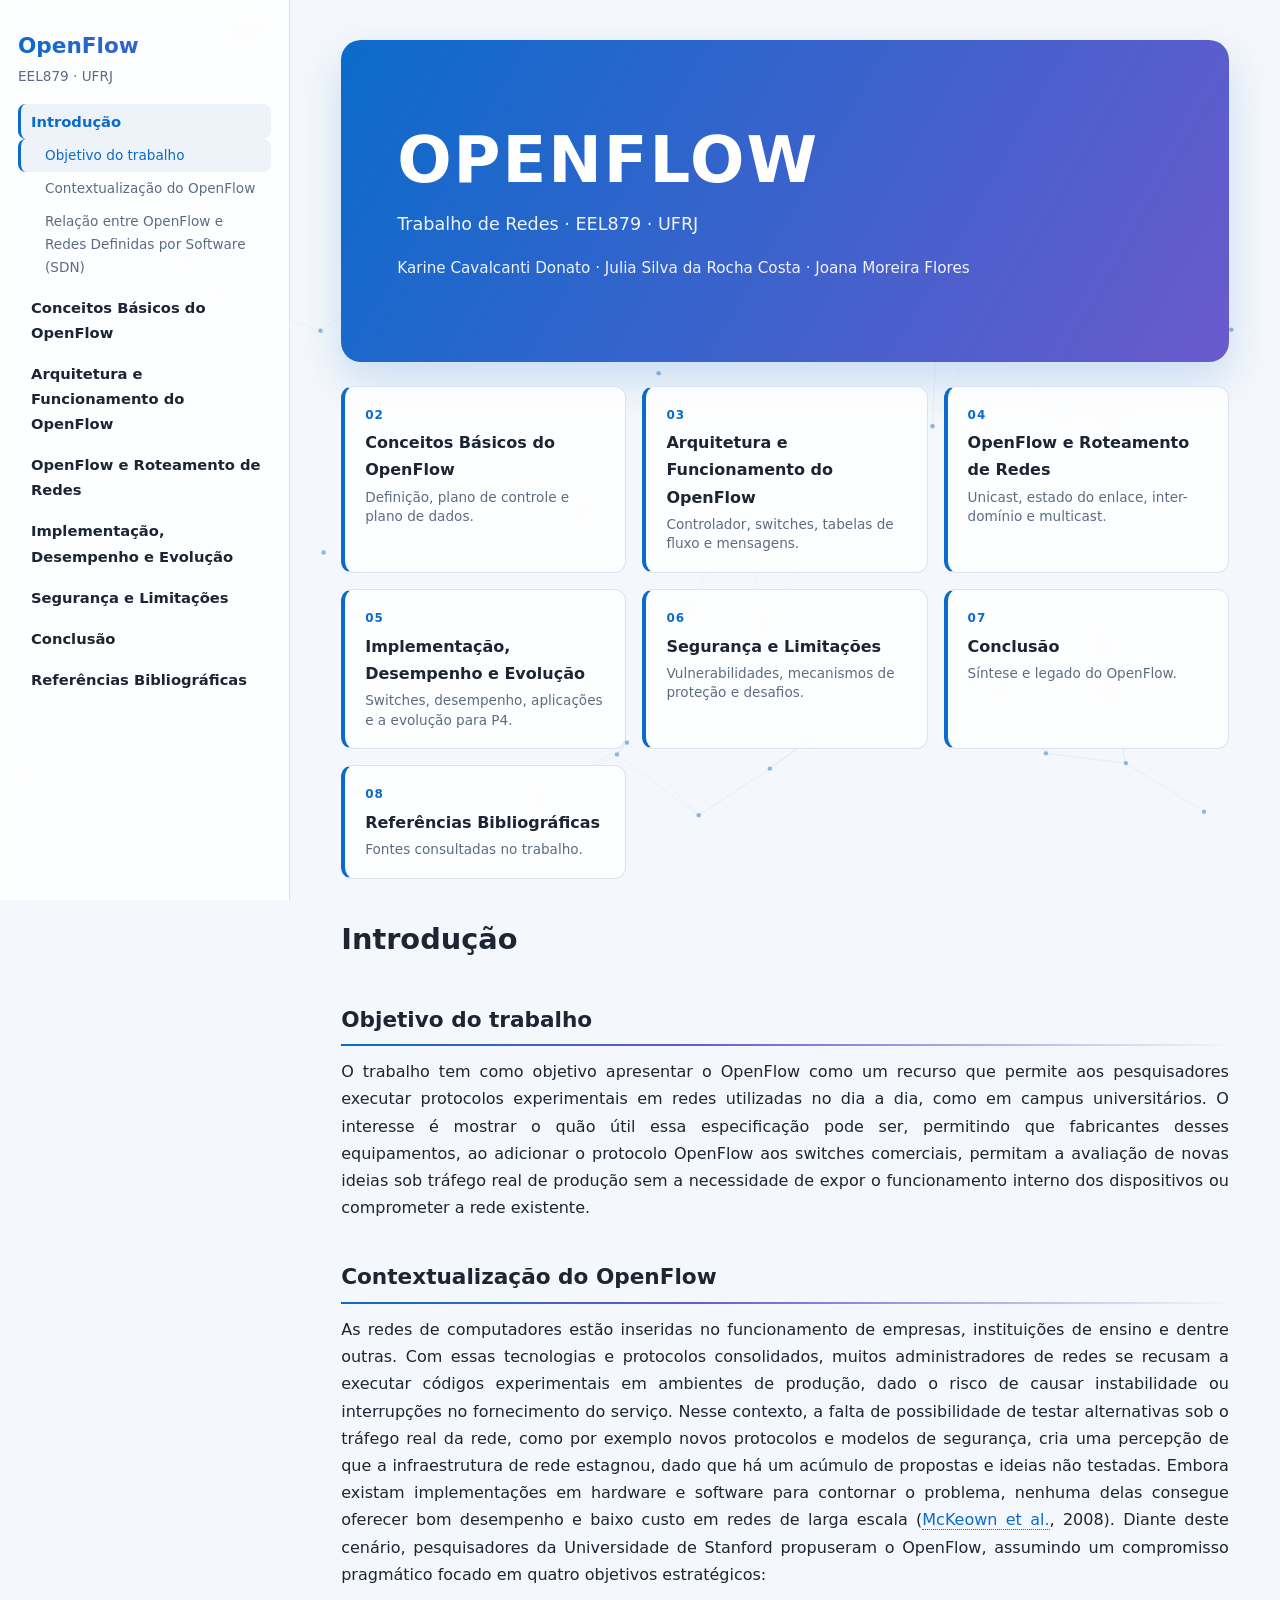
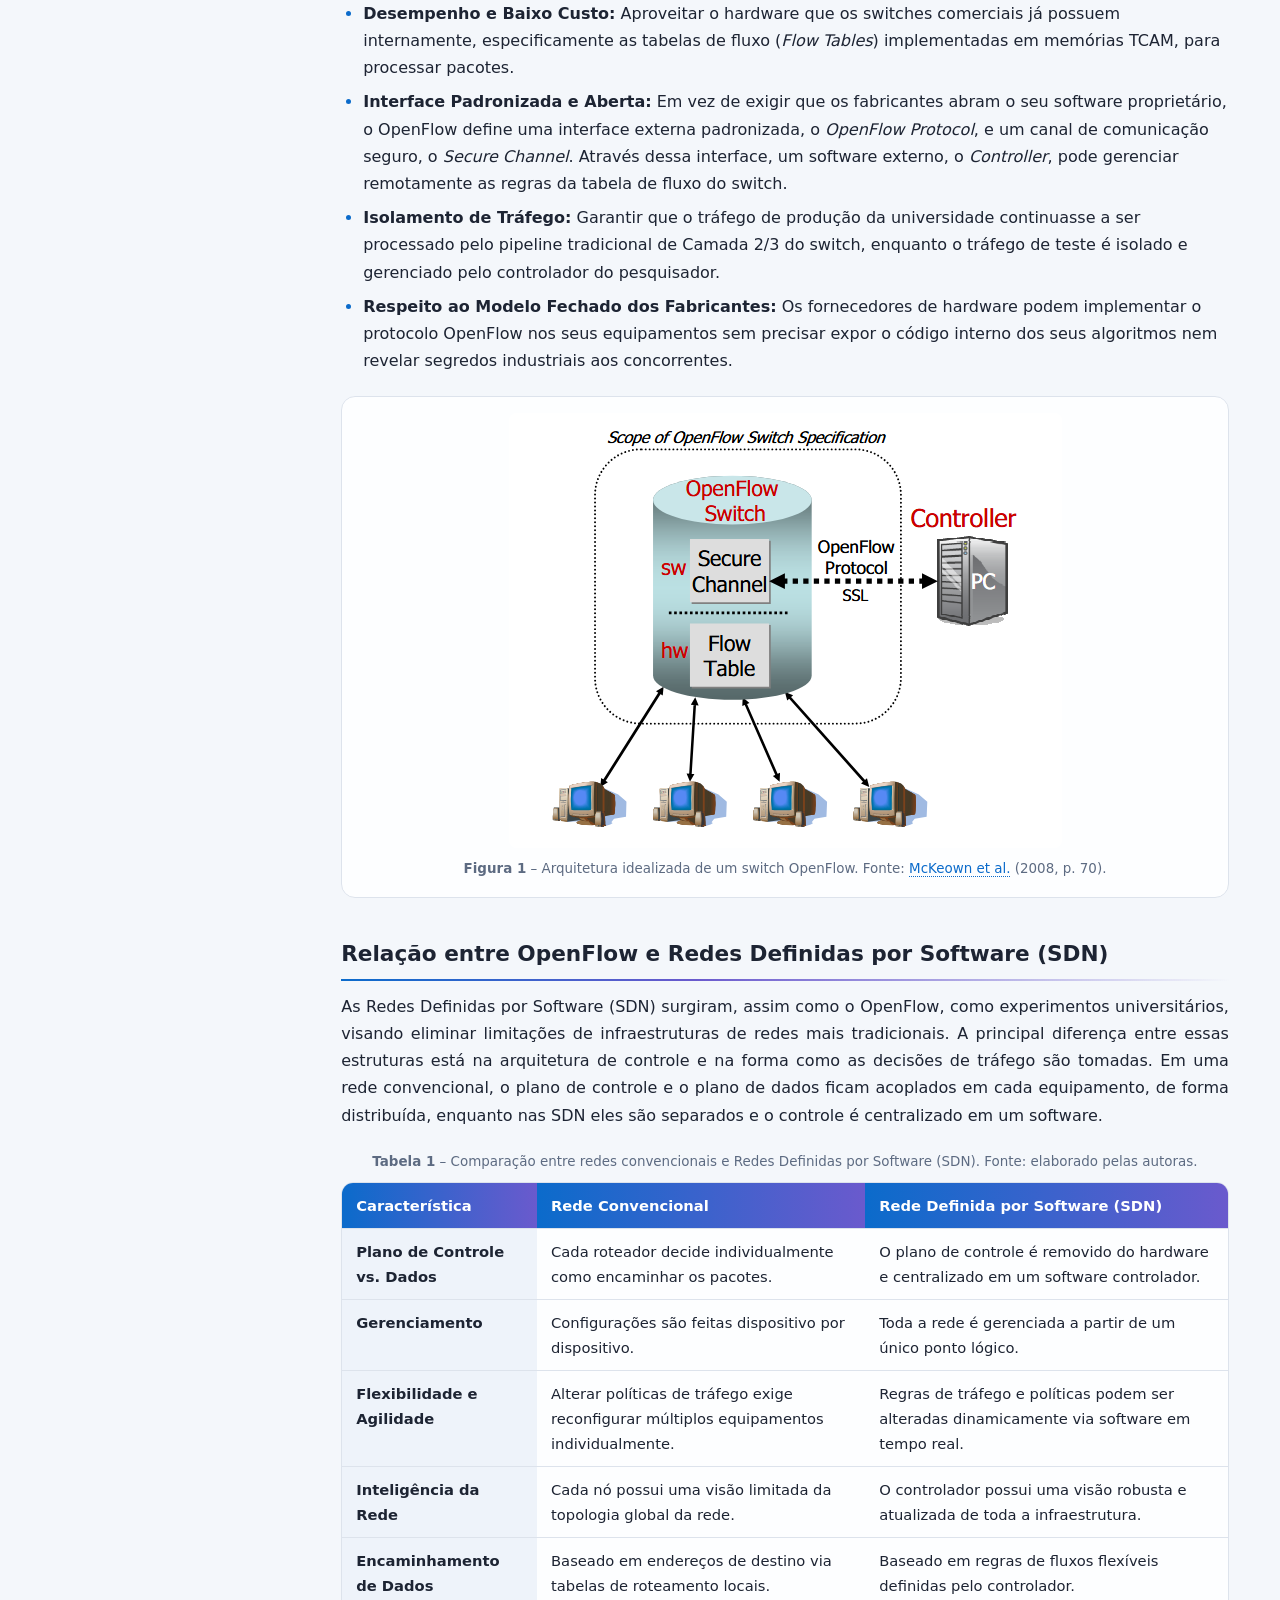
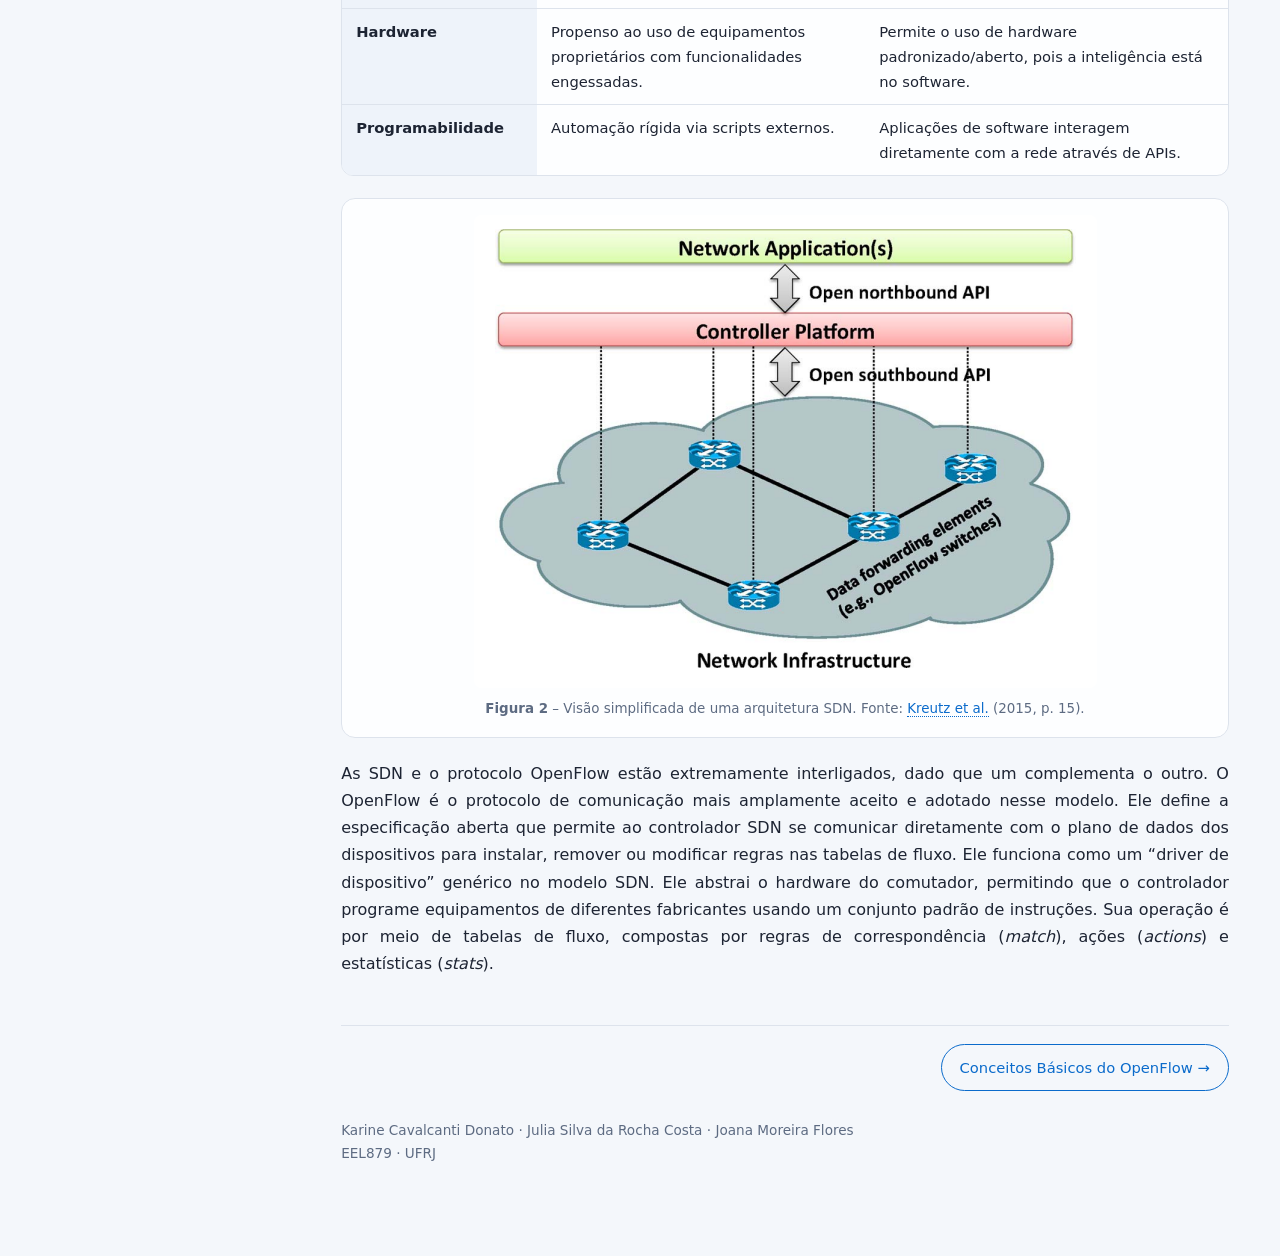
<file: index.html>
<!DOCTYPE html>
<html lang="pt-BR"><head><meta charset="UTF-8">
<meta name="viewport" content="width=device-width, initial-scale=1, viewport-fit=cover">
<title>Introdução — OpenFlow</title><link rel="stylesheet" href="style.css"></head>
<body><div class="layout"><nav aria-label="Menu"><a class="brand" href="index.html">OpenFlow</a><div class="sub">EEL879 · UFRJ</div><a class="top cur" href="index.html">Introdução</a><a class="sec" href="#s1-1">Objetivo do trabalho</a><a class="sec" href="#s1-2">Contextualização do OpenFlow</a><a class="sec" href="#s1-3">Relação entre OpenFlow e Redes Definidas por Software (SDN)</a><a class="top" href="conceitos.html">Conceitos Básicos do OpenFlow</a><a class="top" href="arquitetura.html">Arquitetura e Funcionamento do OpenFlow</a><a class="top" href="roteamento.html">OpenFlow e Roteamento de Redes</a><a class="top" href="implementacao.html">Implementação, Desempenho e Evolução</a><a class="top" href="seguranca.html">Segurança e Limitações</a><a class="top" href="conclusao.html">Conclusão</a><a class="top" href="referencias.html">Referências Bibliográficas</a></nav><main>
<header class="hero big"><h1>OpenFlow</h1><p>Trabalho de Redes · EEL879 · UFRJ</p><p class="team">Karine Cavalcanti Donato · Julia Silva da Rocha Costa · Joana Moreira Flores</p></header><div class="cards"><a class="card" href="conceitos.html"><span class="n">02</span>Conceitos Básicos do OpenFlow<small>Definição, plano de controle e plano de dados.</small></a><a class="card" href="arquitetura.html"><span class="n">03</span>Arquitetura e Funcionamento do OpenFlow<small>Controlador, switches, tabelas de fluxo e mensagens.</small></a><a class="card" href="roteamento.html"><span class="n">04</span>OpenFlow e Roteamento de Redes<small>Unicast, estado do enlace, inter-domínio e multicast.</small></a><a class="card" href="implementacao.html"><span class="n">05</span>Implementação, Desempenho e Evolução<small>Switches, desempenho, aplicações e a evolução para P4.</small></a><a class="card" href="seguranca.html"><span class="n">06</span>Segurança e Limitações<small>Vulnerabilidades, mecanismos de proteção e desafios.</small></a><a class="card" href="conclusao.html"><span class="n">07</span>Conclusão<small>Síntese e legado do OpenFlow.</small></a><a class="card" href="referencias.html"><span class="n">08</span>Referências Bibliográficas<small>Fontes consultadas no trabalho.</small></a></div><h1 class="pt">Introdução</h1>
<!-- FIGURAS: <figure class="fig"><img src="img/arquivo.png" alt="..."><figcaption>Figura – Legenda. Fonte: SOBRENOME (ano).</figcaption></figure> -->
<h2 id="s1-1">Objetivo do trabalho</h2><p>O trabalho tem como objetivo apresentar o OpenFlow como um recurso que permite aos pesquisadores executar protocolos experimentais em redes utilizadas no dia a dia, como em campus universitários. O interesse é mostrar o quão útil essa especificação pode ser, permitindo que fabricantes desses equipamentos, ao adicionar o protocolo OpenFlow aos switches comerciais, permitam a avaliação de novas ideias sob tráfego real de produção sem a necessidade de expor o funcionamento interno dos dispositivos ou comprometer a rede existente.</p><h2 id="s1-2">Contextualização do OpenFlow</h2><p>As redes de computadores estão inseridas no funcionamento de empresas, instituições de ensino e dentre outras. Com essas tecnologias e protocolos consolidados, muitos administradores de redes se recusam a executar códigos experimentais em ambientes de produção, dado o risco de causar instabilidade ou interrupções no fornecimento do serviço. Nesse contexto, a falta de possibilidade de testar alternativas sob o tráfego real da rede, como por exemplo novos protocolos e modelos de segurança, cria uma percepção de que a infraestrutura de rede estagnou, dado que há um acúmulo de propostas e ideias não testadas. Embora existam implementações em hardware e software para contornar o problema, nenhuma delas consegue oferecer bom desempenho e baixo custo em redes de larga escala (<a class="cite" href="referencias.html#ref-mckeown">McKeown et al.</a>, 2008). Diante deste cenário, pesquisadores da Universidade de Stanford propuseram o OpenFlow, assumindo um compromisso pragmático focado em quatro objetivos estratégicos:</p><ul><li><strong>Desempenho e Baixo Custo:</strong> Aproveitar o hardware que os switches comerciais já possuem internamente, especificamente as tabelas de fluxo (<em>Flow Tables</em>) implementadas em memórias TCAM, para processar pacotes.</li><li><strong>Interface Padronizada e Aberta:</strong> Em vez de exigir que os fabricantes abram o seu software proprietário, o OpenFlow define uma interface externa padronizada, o <em>OpenFlow Protocol</em>, e um canal de comunicação seguro, o <em>Secure Channel</em>. Através dessa interface, um software externo, o <em>Controller</em>, pode gerenciar remotamente as regras da tabela de fluxo do switch.</li><li><strong>Isolamento de Tráfego:</strong> Garantir que o tráfego de produção da universidade continuasse a ser processado pelo pipeline tradicional de Camada 2/3 do switch, enquanto o tráfego de teste é isolado e gerenciado pelo controlador do pesquisador.</li><li><strong>Respeito ao Modelo Fechado dos Fabricantes:</strong> Os fornecedores de hardware podem implementar o protocolo OpenFlow nos seus equipamentos sem precisar expor o código interno dos seus algoritmos nem revelar segredos industriais aos concorrentes.</li></ul><figure class="fig"><a href="img/fig1-switch-openflow.png" target="_blank"><img src="img/fig1-switch-openflow.png" alt="Diagrama de um switch OpenFlow conectado a um controlador por um canal seguro" loading="lazy"></a><figcaption><strong>Figura 1</strong> – Arquitetura idealizada de um switch OpenFlow. Fonte: <a class="cite" href="referencias.html#ref-mckeown">McKeown et al.</a> (2008, p. 70).</figcaption></figure><h2 id="s1-3">Relação entre OpenFlow e Redes Definidas por Software (SDN)</h2><p>As Redes Definidas por Software (SDN) surgiram, assim como o OpenFlow, como experimentos universitários, visando eliminar limitações de infraestruturas de redes mais tradicionais. A principal diferença entre essas estruturas está na arquitetura de controle e na forma como as decisões de tráfego são tomadas. Em uma rede convencional, o plano de controle e o plano de dados ficam acoplados em cada equipamento, de forma distribuída, enquanto nas SDN eles são separados e o controle é centralizado em um software.</p><figure class="tbl"><figcaption><strong>Tabela 1</strong> – Comparação entre redes convencionais e Redes Definidas por Software (SDN). Fonte: elaborado pelas autoras.</figcaption><div class="tscroll"><table><thead><tr><th>Característica</th><th>Rede Convencional</th><th>Rede Definida por Software (SDN)</th></tr></thead><tbody><tr><th scope="row">Plano de Controle vs. Dados</th><td>Cada roteador decide individualmente como encaminhar os pacotes.</td><td>O plano de controle é removido do hardware e centralizado em um software controlador.</td></tr><tr><th scope="row">Gerenciamento</th><td>Configurações são feitas dispositivo por dispositivo.</td><td>Toda a rede é gerenciada a partir de um único ponto lógico.</td></tr><tr><th scope="row">Flexibilidade e Agilidade</th><td>Alterar políticas de tráfego exige reconfigurar múltiplos equipamentos individualmente.</td><td>Regras de tráfego e políticas podem ser alteradas dinamicamente via software em tempo real.</td></tr><tr><th scope="row">Inteligência da Rede</th><td>Cada nó possui uma visão limitada da topologia global da rede.</td><td>O controlador possui uma visão robusta e atualizada de toda a infraestrutura.</td></tr><tr><th scope="row">Encaminhamento de Dados</th><td>Baseado em endereços de destino via tabelas de roteamento locais.</td><td>Baseado em regras de fluxos flexíveis definidas pelo controlador.</td></tr><tr><th scope="row">Hardware</th><td>Propenso ao uso de equipamentos proprietários com funcionalidades engessadas.</td><td>Permite o uso de hardware padronizado/aberto, pois a inteligência está no software.</td></tr><tr><th scope="row">Programabilidade</th><td>Automação rígida via scripts externos.</td><td>Aplicações de software interagem diretamente com a rede através de APIs.</td></tr></tbody></table></div></figure><figure class="fig"><a href="img/fig2-arquitetura-sdn.png" target="_blank"><img src="img/fig2-arquitetura-sdn.png" alt="Visão simplificada de uma arquitetura SDN, com aplicações, controlador e dispositivos de encaminhamento" loading="lazy"></a><figcaption><strong>Figura 2</strong> – Visão simplificada de uma arquitetura SDN. Fonte: <a class="cite" href="referencias.html#ref-kreutz">Kreutz et al.</a> (2015, p. 15).</figcaption></figure><p>As SDN e o protocolo OpenFlow estão extremamente interligados, dado que um complementa o outro. O OpenFlow é o protocolo de comunicação mais amplamente aceito e adotado nesse modelo. Ele define a especificação aberta que permite ao controlador SDN se comunicar diretamente com o plano de dados dos dispositivos para instalar, remover ou modificar regras nas tabelas de fluxo. Ele funciona como um “driver de dispositivo” genérico no modelo SDN. Ele abstrai o hardware do comutador, permitindo que o controlador programe equipamentos de diferentes fabricantes usando um conjunto padrão de instruções. Sua operação é por meio de tabelas de fluxo, compostas por regras de correspondência (<em>match</em>), ações (<em>actions</em>) e estatísticas (<em>stats</em>).</p>
<div class="pager"><span></span><a href="conceitos.html">Conceitos Básicos do OpenFlow →</a></div>
<footer>Karine Cavalcanti Donato · Julia Silva da Rocha Costa · Joana Moreira Flores<br>EEL879 · UFRJ</footer>
</main></div><script src="script.js"></script></body></html>
</file>
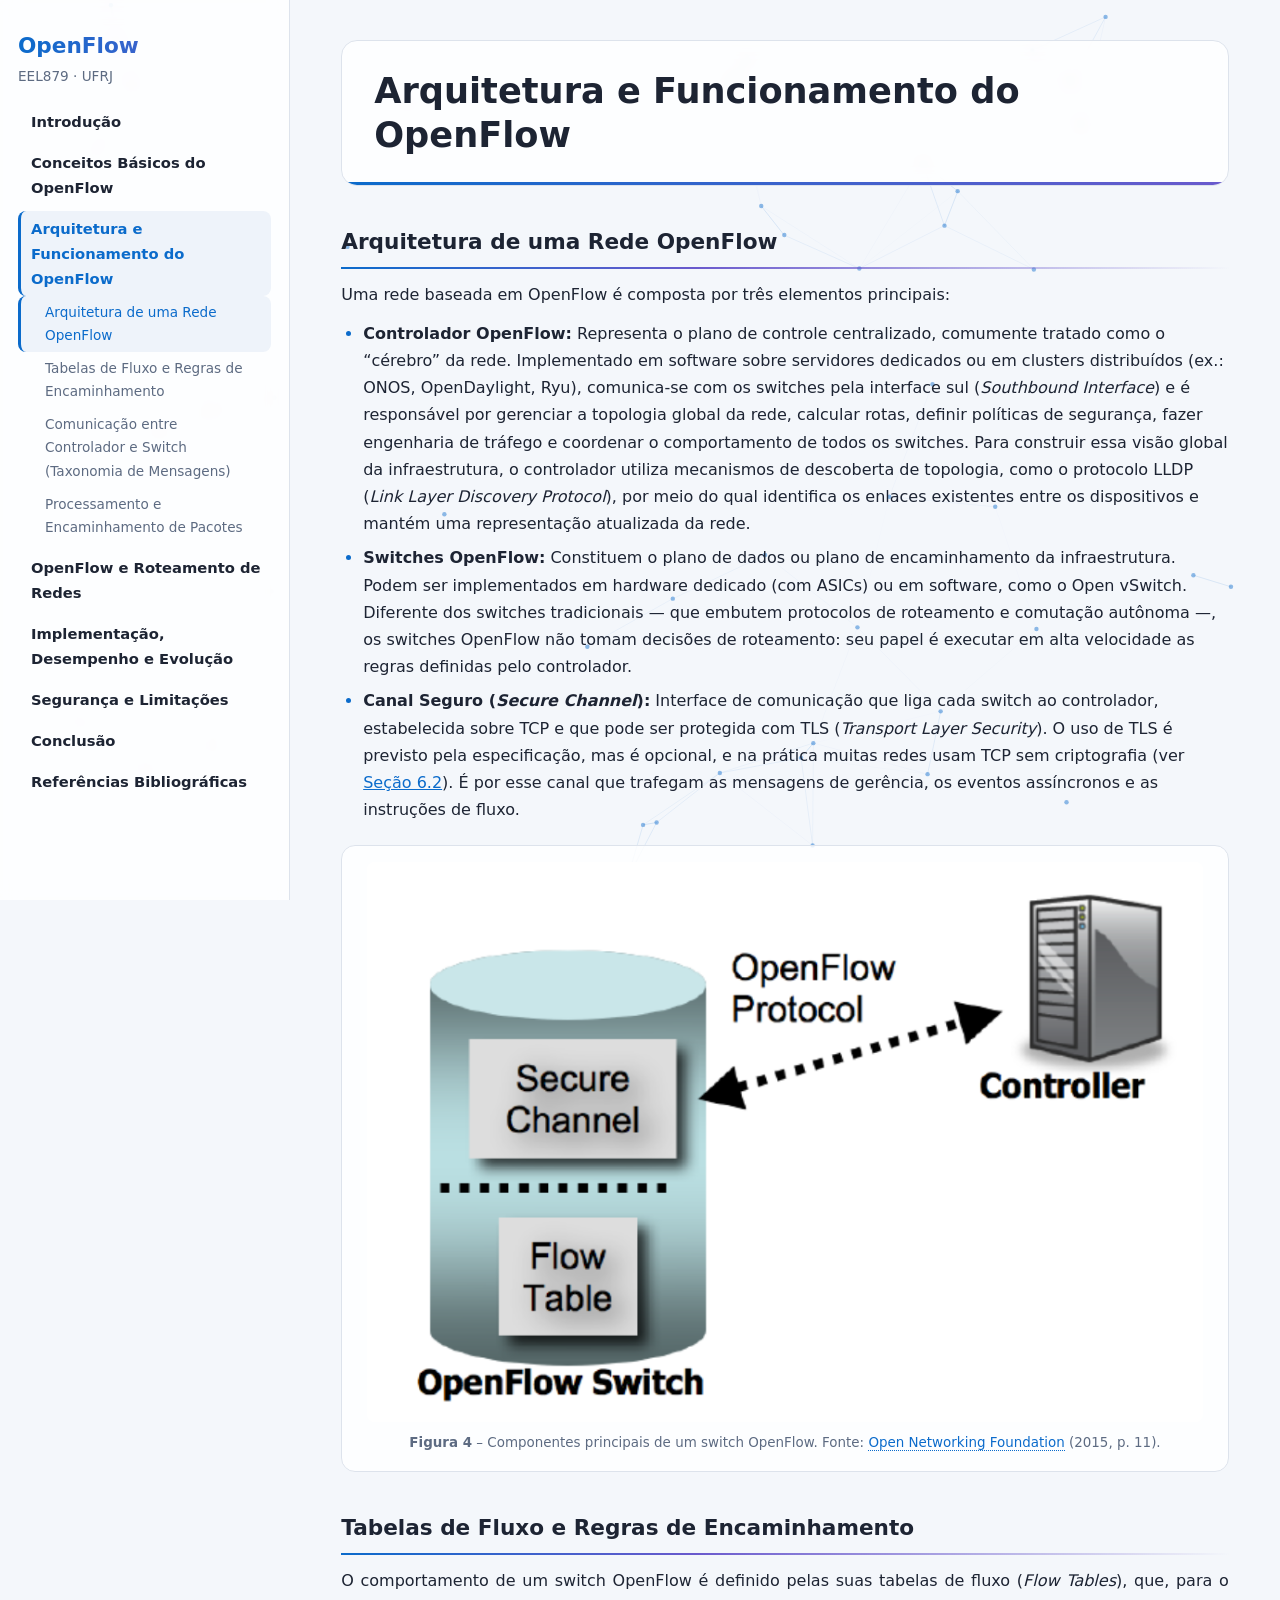
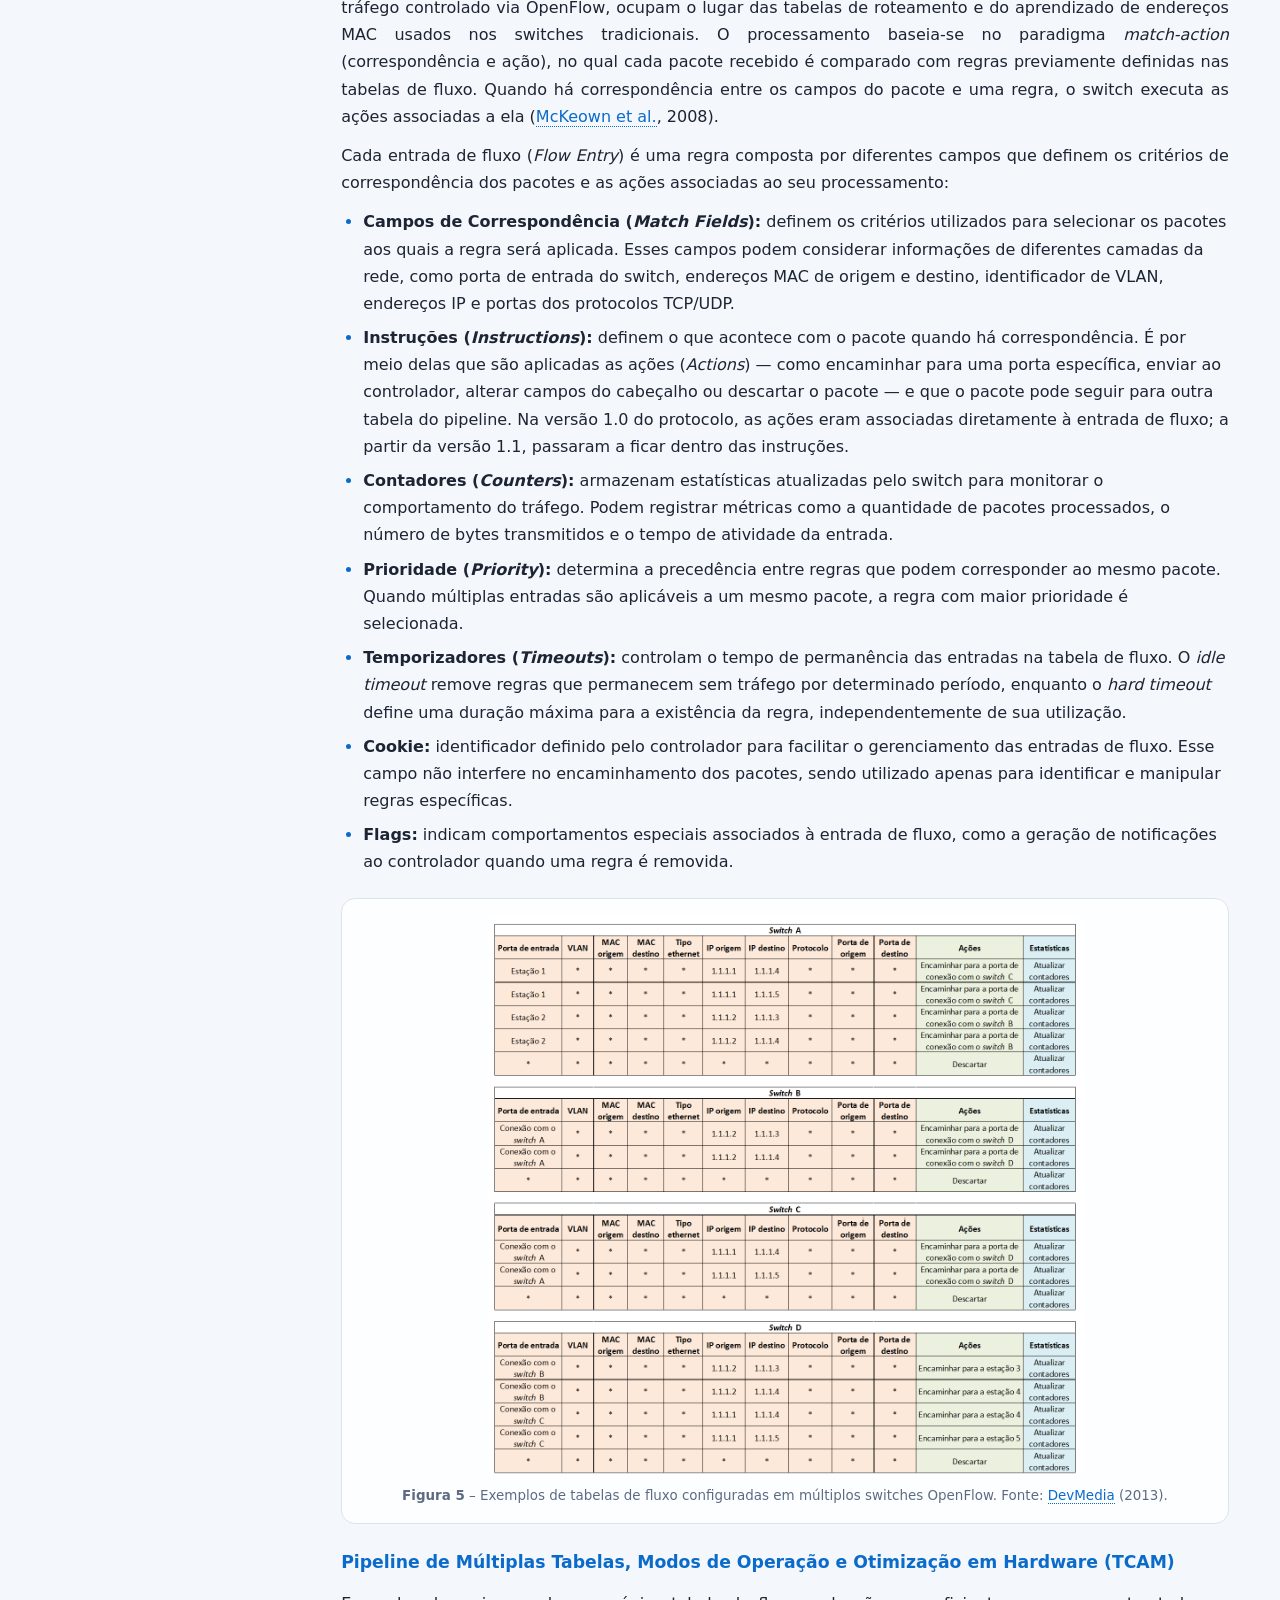
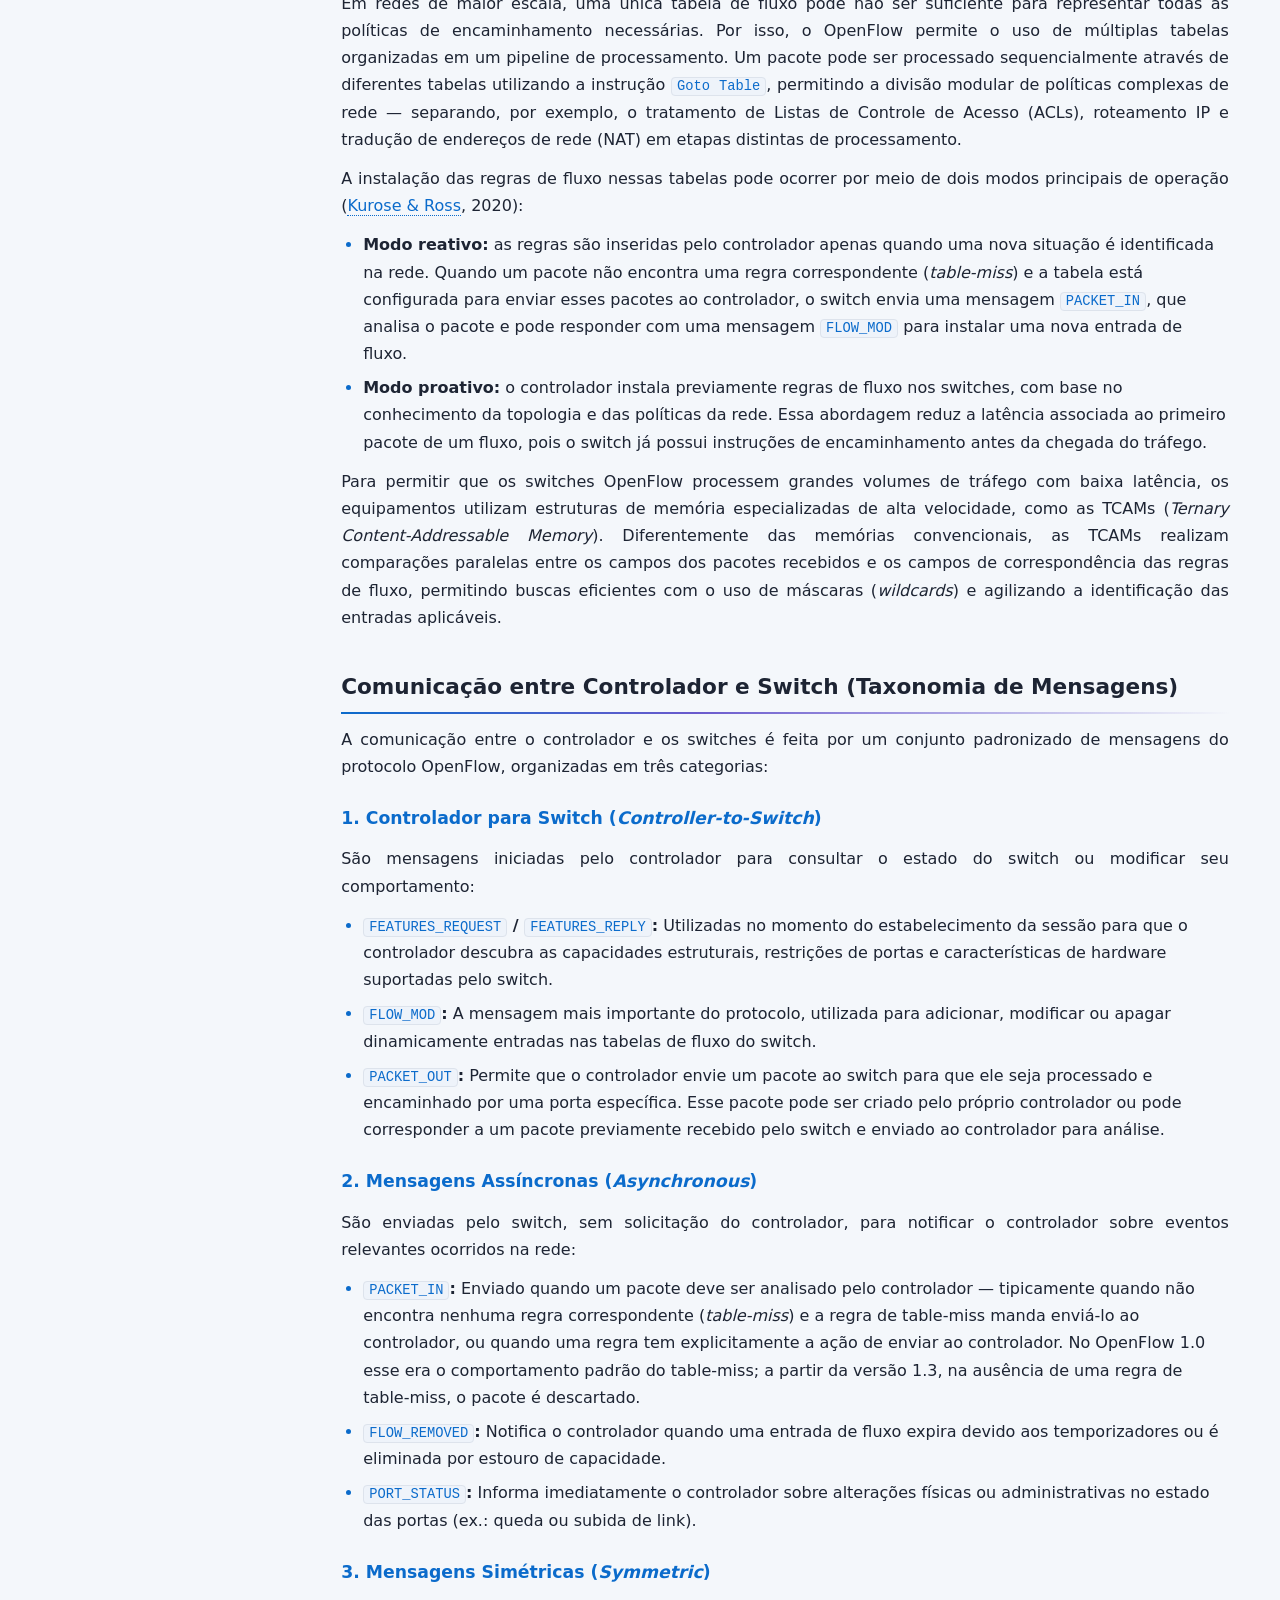
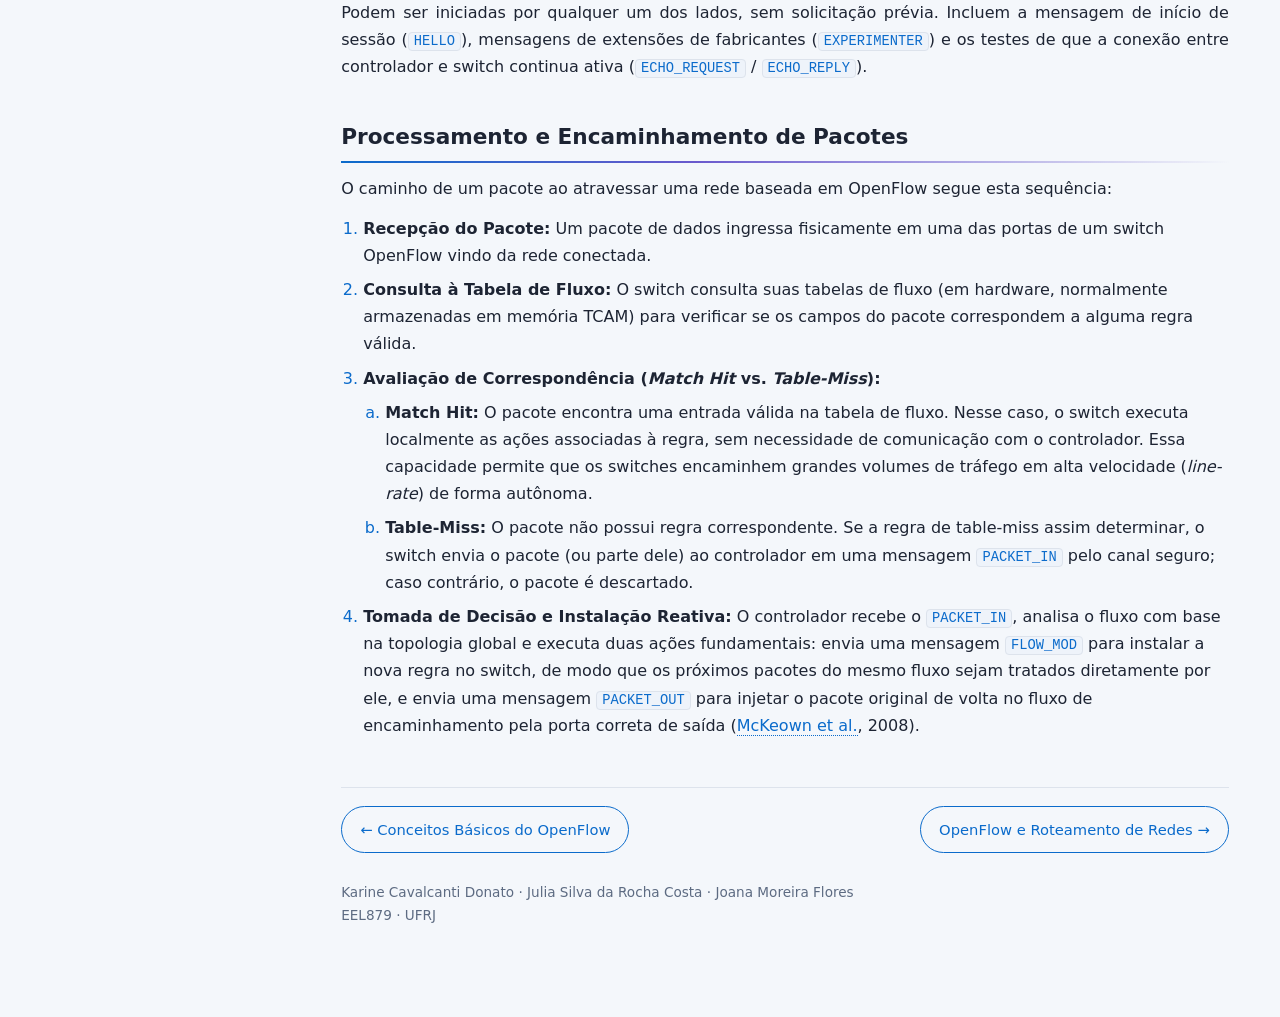
<file: arquitetura.html>
<!DOCTYPE html>
<html lang="pt-BR"><head><meta charset="UTF-8">
<meta name="viewport" content="width=device-width, initial-scale=1, viewport-fit=cover">
<title>Arquitetura e Funcionamento do OpenFlow — OpenFlow</title><link rel="stylesheet" href="style.css"></head>
<body><div class="layout"><nav aria-label="Menu"><a class="brand" href="index.html">OpenFlow</a><div class="sub">EEL879 · UFRJ</div><a class="top" href="index.html">Introdução</a><a class="top" href="conceitos.html">Conceitos Básicos do OpenFlow</a><a class="top cur" href="arquitetura.html">Arquitetura e Funcionamento do OpenFlow</a><a class="sec" href="#s3-1">Arquitetura de uma Rede OpenFlow</a><a class="sec" href="#s3-2">Tabelas de Fluxo e Regras de Encaminhamento</a><a class="sec" href="#s3-3">Comunicação entre Controlador e Switch (Taxonomia de Mensagens)</a><a class="sec" href="#s3-4">Processamento e Encaminhamento de Pacotes</a><a class="top" href="roteamento.html">OpenFlow e Roteamento de Redes</a><a class="top" href="implementacao.html">Implementação, Desempenho e Evolução</a><a class="top" href="seguranca.html">Segurança e Limitações</a><a class="top" href="conclusao.html">Conclusão</a><a class="top" href="referencias.html">Referências Bibliográficas</a></nav><main>
<header class="hero"><h1>Arquitetura e Funcionamento do OpenFlow</h1></header>
<!-- FIGURAS: <figure class="fig"><img src="img/arquivo.png" alt="..."><figcaption>Figura – Legenda. Fonte: SOBRENOME (ano).</figcaption></figure> -->
<h2 id="s3-1">Arquitetura de uma Rede OpenFlow</h2><p>Uma rede baseada em OpenFlow é composta por três elementos principais:</p><ul><li><strong>Controlador OpenFlow:</strong> Representa o plano de controle centralizado, comumente tratado como o “cérebro” da rede. Implementado em software sobre servidores dedicados ou em clusters distribuídos (ex.: ONOS, OpenDaylight, Ryu), comunica-se com os switches pela interface sul (<em>Southbound Interface</em>) e é responsável por gerenciar a topologia global da rede, calcular rotas, definir políticas de segurança, fazer engenharia de tráfego e coordenar o comportamento de todos os switches. Para construir essa visão global da infraestrutura, o controlador utiliza mecanismos de descoberta de topologia, como o protocolo LLDP (<em>Link Layer Discovery Protocol</em>), por meio do qual identifica os enlaces existentes entre os dispositivos e mantém uma representação atualizada da rede.</li><li><strong>Switches OpenFlow:</strong> Constituem o plano de dados ou plano de encaminhamento da infraestrutura. Podem ser implementados em hardware dedicado (com ASICs) ou em software, como o Open vSwitch. Diferente dos switches tradicionais — que embutem protocolos de roteamento e comutação autônoma —, os switches OpenFlow não tomam decisões de roteamento: seu papel é executar em alta velocidade as regras definidas pelo controlador.</li><li><strong>Canal Seguro (<em>Secure Channel</em>):</strong> Interface de comunicação que liga cada switch ao controlador, estabelecida sobre TCP e que pode ser protegida com TLS (<em>Transport Layer Security</em>). O uso de TLS é previsto pela especificação, mas é opcional, e na prática muitas redes usam TCP sem criptografia (ver <a href="seguranca.html#s6-2">Seção 6.2</a>). É por esse canal que trafegam as mensagens de gerência, os eventos assíncronos e as instruções de fluxo.</li></ul><figure class="fig"><a href="img/fig4-componentes-switch.png" target="_blank"><img src="img/fig4-componentes-switch.png" alt="Componentes principais de um switch OpenFlow: canais OpenFlow, tabelas de fluxo, tabela de grupos e pipeline" loading="lazy"></a><figcaption><strong>Figura 4</strong> – Componentes principais de um switch OpenFlow. Fonte: <a class="cite" href="referencias.html#ref-onf">Open Networking Foundation</a> (2015, p. 11).</figcaption></figure><h2 id="s3-2">Tabelas de Fluxo e Regras de Encaminhamento</h2><p>O comportamento de um switch OpenFlow é definido pelas suas tabelas de fluxo (<em>Flow Tables</em>), que, para o tráfego controlado via OpenFlow, ocupam o lugar das tabelas de roteamento e do aprendizado de endereços MAC usados nos switches tradicionais. O processamento baseia-se no paradigma <em>match-action</em> (correspondência e ação), no qual cada pacote recebido é comparado com regras previamente definidas nas tabelas de fluxo. Quando há correspondência entre os campos do pacote e uma regra, o switch executa as ações associadas a ela (<a class="cite" href="referencias.html#ref-mckeown">McKeown et al.</a>, 2008).</p><p>Cada entrada de fluxo (<em>Flow Entry</em>) é uma regra composta por diferentes campos que definem os critérios de correspondência dos pacotes e as ações associadas ao seu processamento:</p><ul><li><strong>Campos de Correspondência (<em>Match Fields</em>):</strong> definem os critérios utilizados para selecionar os pacotes aos quais a regra será aplicada. Esses campos podem considerar informações de diferentes camadas da rede, como porta de entrada do switch, endereços MAC de origem e destino, identificador de VLAN, endereços IP e portas dos protocolos TCP/UDP.</li><li><strong>Instruções (<em>Instructions</em>):</strong> definem o que acontece com o pacote quando há correspondência. É por meio delas que são aplicadas as ações (<em>Actions</em>) — como encaminhar para uma porta específica, enviar ao controlador, alterar campos do cabeçalho ou descartar o pacote — e que o pacote pode seguir para outra tabela do pipeline. Na versão 1.0 do protocolo, as ações eram associadas diretamente à entrada de fluxo; a partir da versão 1.1, passaram a ficar dentro das instruções.</li><li><strong>Contadores (<em>Counters</em>):</strong> armazenam estatísticas atualizadas pelo switch para monitorar o comportamento do tráfego. Podem registrar métricas como a quantidade de pacotes processados, o número de bytes transmitidos e o tempo de atividade da entrada.</li><li><strong>Prioridade (<em>Priority</em>):</strong> determina a precedência entre regras que podem corresponder ao mesmo pacote. Quando múltiplas entradas são aplicáveis a um mesmo pacote, a regra com maior prioridade é selecionada.</li><li><strong>Temporizadores (<em>Timeouts</em>):</strong> controlam o tempo de permanência das entradas na tabela de fluxo. O <em>idle timeout</em> remove regras que permanecem sem tráfego por determinado período, enquanto o <em>hard timeout</em> define uma duração máxima para a existência da regra, independentemente de sua utilização.</li><li><strong>Cookie:</strong> identificador definido pelo controlador para facilitar o gerenciamento das entradas de fluxo. Esse campo não interfere no encaminhamento dos pacotes, sendo utilizado apenas para identificar e manipular regras específicas.</li><li><strong>Flags:</strong> indicam comportamentos especiais associados à entrada de fluxo, como a geração de notificações ao controlador quando uma regra é removida.</li></ul><figure class="fig"><a href="img/fig5-tabelas-fluxo.png" target="_blank"><img src="img/fig5-tabelas-fluxo.png" alt="Tabelas de fluxo dos switches A, B, C e D, com campos de correspondência, ações e estatísticas" loading="lazy"></a><figcaption><strong>Figura 5</strong> – Exemplos de tabelas de fluxo configuradas em múltiplos switches OpenFlow. Fonte: <a class="cite" href="referencias.html#ref-devmedia">DevMedia</a> (2013).</figcaption></figure><h3>Pipeline de Múltiplas Tabelas, Modos de Operação e Otimização em Hardware (TCAM)</h3><p>Em redes de maior escala, uma única tabela de fluxo pode não ser suficiente para representar todas as políticas de encaminhamento necessárias. Por isso, o OpenFlow permite o uso de múltiplas tabelas organizadas em um pipeline de processamento. Um pacote pode ser processado sequencialmente através de diferentes tabelas utilizando a instrução <code>Goto Table</code>, permitindo a divisão modular de políticas complexas de rede — separando, por exemplo, o tratamento de Listas de Controle de Acesso (ACLs), roteamento IP e tradução de endereços de rede (NAT) em etapas distintas de processamento.</p><p>A instalação das regras de fluxo nessas tabelas pode ocorrer por meio de dois modos principais de operação (<a class="cite" href="referencias.html#ref-kurose">Kurose &amp; Ross</a>, 2020):</p><ul><li><strong>Modo reativo:</strong> as regras são inseridas pelo controlador apenas quando uma nova situação é identificada na rede. Quando um pacote não encontra uma regra correspondente (<em>table-miss</em>) e a tabela está configurada para enviar esses pacotes ao controlador, o switch envia uma mensagem <code>PACKET_IN</code>, que analisa o pacote e pode responder com uma mensagem <code>FLOW_MOD</code> para instalar uma nova entrada de fluxo.</li><li><strong>Modo proativo:</strong> o controlador instala previamente regras de fluxo nos switches, com base no conhecimento da topologia e das políticas da rede. Essa abordagem reduz a latência associada ao primeiro pacote de um fluxo, pois o switch já possui instruções de encaminhamento antes da chegada do tráfego.</li></ul><p>Para permitir que os switches OpenFlow processem grandes volumes de tráfego com baixa latência, os equipamentos utilizam estruturas de memória especializadas de alta velocidade, como as TCAMs (<em>Ternary Content-Addressable Memory</em>). Diferentemente das memórias convencionais, as TCAMs realizam comparações paralelas entre os campos dos pacotes recebidos e os campos de correspondência das regras de fluxo, permitindo buscas eficientes com o uso de máscaras (<em>wildcards</em>) e agilizando a identificação das entradas aplicáveis.</p><h2 id="s3-3">Comunicação entre Controlador e Switch (Taxonomia de Mensagens)</h2><p>A comunicação entre o controlador e os switches é feita por um conjunto padronizado de mensagens do protocolo OpenFlow, organizadas em três categorias:</p><h3>1. Controlador para Switch (<em>Controller-to-Switch</em>)</h3><p>São mensagens iniciadas pelo controlador para consultar o estado do switch ou modificar seu comportamento:</p><ul><li><strong><code>FEATURES_REQUEST</code> / <code>FEATURES_REPLY</code>:</strong> Utilizadas no momento do estabelecimento da sessão para que o controlador descubra as capacidades estruturais, restrições de portas e características de hardware suportadas pelo switch.</li><li><strong><code>FLOW_MOD</code>:</strong> A mensagem mais importante do protocolo, utilizada para adicionar, modificar ou apagar dinamicamente entradas nas tabelas de fluxo do switch.</li><li><strong><code>PACKET_OUT</code>:</strong> Permite que o controlador envie um pacote ao switch para que ele seja processado e encaminhado por uma porta específica. Esse pacote pode ser criado pelo próprio controlador ou pode corresponder a um pacote previamente recebido pelo switch e enviado ao controlador para análise.</li></ul><h3>2. Mensagens Assíncronas (<em>Asynchronous</em>)</h3><p>São enviadas pelo switch, sem solicitação do controlador, para notificar o controlador sobre eventos relevantes ocorridos na rede:</p><ul><li><strong><code>PACKET_IN</code>:</strong> Enviado quando um pacote deve ser analisado pelo controlador — tipicamente quando não encontra nenhuma regra correspondente (<em>table-miss</em>) e a regra de table-miss manda enviá-lo ao controlador, ou quando uma regra tem explicitamente a ação de enviar ao controlador. No OpenFlow 1.0 esse era o comportamento padrão do table-miss; a partir da versão 1.3, na ausência de uma regra de table-miss, o pacote é descartado.</li><li><strong><code>FLOW_REMOVED</code>:</strong> Notifica o controlador quando uma entrada de fluxo expira devido aos temporizadores ou é eliminada por estouro de capacidade.</li><li><strong><code>PORT_STATUS</code>:</strong> Informa imediatamente o controlador sobre alterações físicas ou administrativas no estado das portas (ex.: queda ou subida de link).</li></ul><h3>3. Mensagens Simétricas (<em>Symmetric</em>)</h3><p>Podem ser iniciadas por qualquer um dos lados, sem solicitação prévia. Incluem a mensagem de início de sessão (<code>HELLO</code>), mensagens de extensões de fabricantes (<code>EXPERIMENTER</code>) e os testes de que a conexão entre controlador e switch continua ativa (<code>ECHO_REQUEST</code> / <code>ECHO_REPLY</code>).</p><h2 id="s3-4">Processamento e Encaminhamento de Pacotes</h2><p>O caminho de um pacote ao atravessar uma rede baseada em OpenFlow segue esta sequência:</p><ol class="steps"><li><strong>Recepção do Pacote:</strong> Um pacote de dados ingressa fisicamente em uma das portas de um switch OpenFlow vindo da rede conectada.</li><li><strong>Consulta à Tabela de Fluxo:</strong> O switch consulta suas tabelas de fluxo (em hardware, normalmente armazenadas em memória TCAM) para verificar se os campos do pacote correspondem a alguma regra válida.</li><li><strong>Avaliação de Correspondência (<em>Match Hit</em> vs. <em>Table-Miss</em>):</strong><ol type="a"><li><strong>Match Hit:</strong> O pacote encontra uma entrada válida na tabela de fluxo. Nesse caso, o switch executa localmente as ações associadas à regra, sem necessidade de comunicação com o controlador. Essa capacidade permite que os switches encaminhem grandes volumes de tráfego em alta velocidade (<em>line-rate</em>) de forma autônoma.</li><li><strong>Table-Miss:</strong> O pacote não possui regra correspondente. Se a regra de table-miss assim determinar, o switch envia o pacote (ou parte dele) ao controlador em uma mensagem <code>PACKET_IN</code> pelo canal seguro; caso contrário, o pacote é descartado.</li></ol></li><li><strong>Tomada de Decisão e Instalação Reativa:</strong> O controlador recebe o <code>PACKET_IN</code>, analisa o fluxo com base na topologia global e executa duas ações fundamentais: envia uma mensagem <code>FLOW_MOD</code> para instalar a nova regra no switch, de modo que os próximos pacotes do mesmo fluxo sejam tratados diretamente por ele, e envia uma mensagem <code>PACKET_OUT</code> para injetar o pacote original de volta no fluxo de encaminhamento pela porta correta de saída (<a class="cite" href="referencias.html#ref-mckeown">McKeown et al.</a>, 2008).</li></ol>
<div class="pager"><a href="conceitos.html">← Conceitos Básicos do OpenFlow</a><a href="roteamento.html">OpenFlow e Roteamento de Redes →</a></div>
<footer>Karine Cavalcanti Donato · Julia Silva da Rocha Costa · Joana Moreira Flores<br>EEL879 · UFRJ</footer>
</main></div><script src="script.js"></script></body></html>
</file>
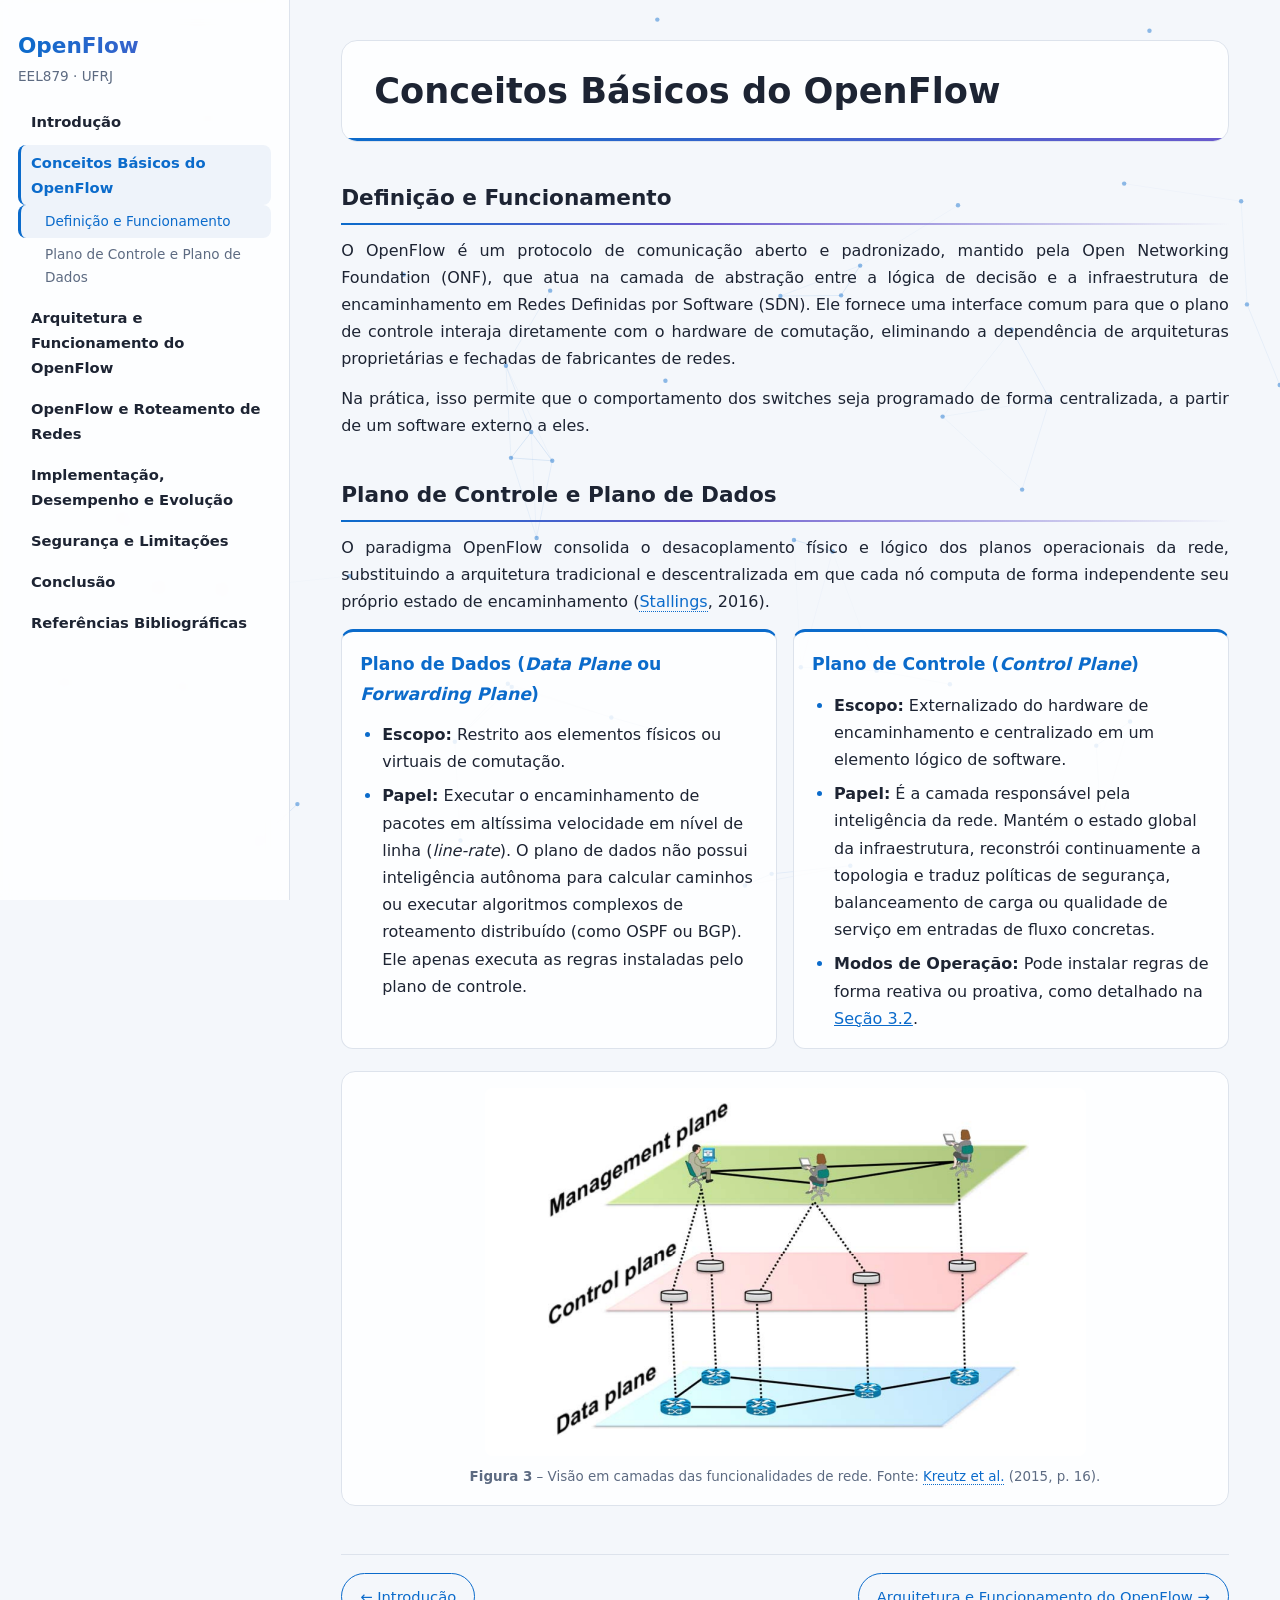
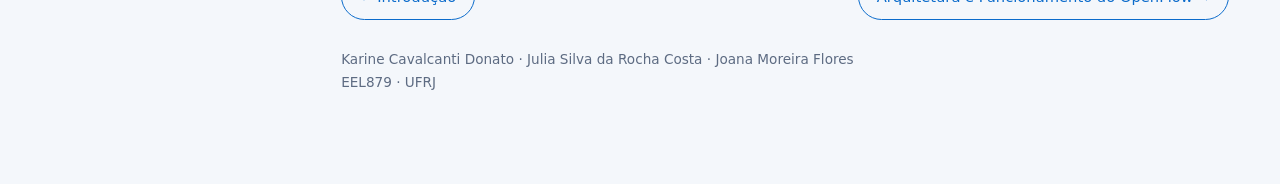
<file: conceitos.html>
<!DOCTYPE html>
<html lang="pt-BR"><head><meta charset="UTF-8">
<meta name="viewport" content="width=device-width, initial-scale=1, viewport-fit=cover">
<title>Conceitos Básicos do OpenFlow — OpenFlow</title><link rel="stylesheet" href="style.css"></head>
<body><div class="layout"><nav aria-label="Menu"><a class="brand" href="index.html">OpenFlow</a><div class="sub">EEL879 · UFRJ</div><a class="top" href="index.html">Introdução</a><a class="top cur" href="conceitos.html">Conceitos Básicos do OpenFlow</a><a class="sec" href="#s2-1">Definição e Funcionamento</a><a class="sec" href="#s2-2">Plano de Controle e Plano de Dados</a><a class="top" href="arquitetura.html">Arquitetura e Funcionamento do OpenFlow</a><a class="top" href="roteamento.html">OpenFlow e Roteamento de Redes</a><a class="top" href="implementacao.html">Implementação, Desempenho e Evolução</a><a class="top" href="seguranca.html">Segurança e Limitações</a><a class="top" href="conclusao.html">Conclusão</a><a class="top" href="referencias.html">Referências Bibliográficas</a></nav><main>
<header class="hero"><h1>Conceitos Básicos do OpenFlow</h1></header>
<!-- FIGURAS: <figure class="fig"><img src="img/arquivo.png" alt="..."><figcaption>Figura – Legenda. Fonte: SOBRENOME (ano).</figcaption></figure> -->
<h2 id="s2-1">Definição e Funcionamento</h2><p>O OpenFlow é um protocolo de comunicação aberto e padronizado, mantido pela Open Networking Foundation (ONF), que atua na camada de abstração entre a lógica de decisão e a infraestrutura de encaminhamento em Redes Definidas por Software (SDN). Ele fornece uma interface comum para que o plano de controle interaja diretamente com o hardware de comutação, eliminando a dependência de arquiteturas proprietárias e fechadas de fabricantes de redes.</p><p>Na prática, isso permite que o comportamento dos switches seja programado de forma centralizada, a partir de um software externo a eles.</p><h2 id="s2-2">Plano de Controle e Plano de Dados</h2><p>O paradigma OpenFlow consolida o desacoplamento físico e lógico dos planos operacionais da rede, substituindo a arquitetura tradicional e descentralizada em que cada nó computa de forma independente seu próprio estado de encaminhamento (<a class="cite" href="referencias.html#ref-stallings">Stallings</a>, 2016).</p><div class="cols"><div class="panel"><h3>Plano de Dados (<em>Data Plane</em> ou <em>Forwarding Plane</em>)</h3><ul><li><strong>Escopo:</strong> Restrito aos elementos físicos ou virtuais de comutação.</li><li><strong>Papel:</strong> Executar o encaminhamento de pacotes em altíssima velocidade em nível de linha (<em>line-rate</em>). O plano de dados não possui inteligência autônoma para calcular caminhos ou executar algoritmos complexos de roteamento distribuído (como OSPF ou BGP). Ele apenas executa as regras instaladas pelo plano de controle.</li></ul></div><div class="panel"><h3>Plano de Controle (<em>Control Plane</em>)</h3><ul><li><strong>Escopo:</strong> Externalizado do hardware de encaminhamento e centralizado em um elemento lógico de software.</li><li><strong>Papel:</strong> É a camada responsável pela inteligência da rede. Mantém o estado global da infraestrutura, reconstrói continuamente a topologia e traduz políticas de segurança, balanceamento de carga ou qualidade de serviço em entradas de fluxo concretas.</li><li><strong>Modos de Operação:</strong> Pode instalar regras de forma reativa ou proativa, como detalhado na <a href="arquitetura.html#s3-2">Seção 3.2</a>.</li></ul></div></div><figure class="fig"><a href="img/fig3-camadas-rede.png" target="_blank"><img src="img/fig3-camadas-rede.png" alt="Visão em camadas das funcionalidades de rede: plano de gerenciamento, plano de controle e plano de dados" loading="lazy"></a><figcaption><strong>Figura 3</strong> – Visão em camadas das funcionalidades de rede. Fonte: <a class="cite" href="referencias.html#ref-kreutz">Kreutz et al.</a> (2015, p. 16).</figcaption></figure>
<div class="pager"><a href="index.html">← Introdução</a><a href="arquitetura.html">Arquitetura e Funcionamento do OpenFlow →</a></div>
<footer>Karine Cavalcanti Donato · Julia Silva da Rocha Costa · Joana Moreira Flores<br>EEL879 · UFRJ</footer>
</main></div><script src="script.js"></script></body></html>
</file>
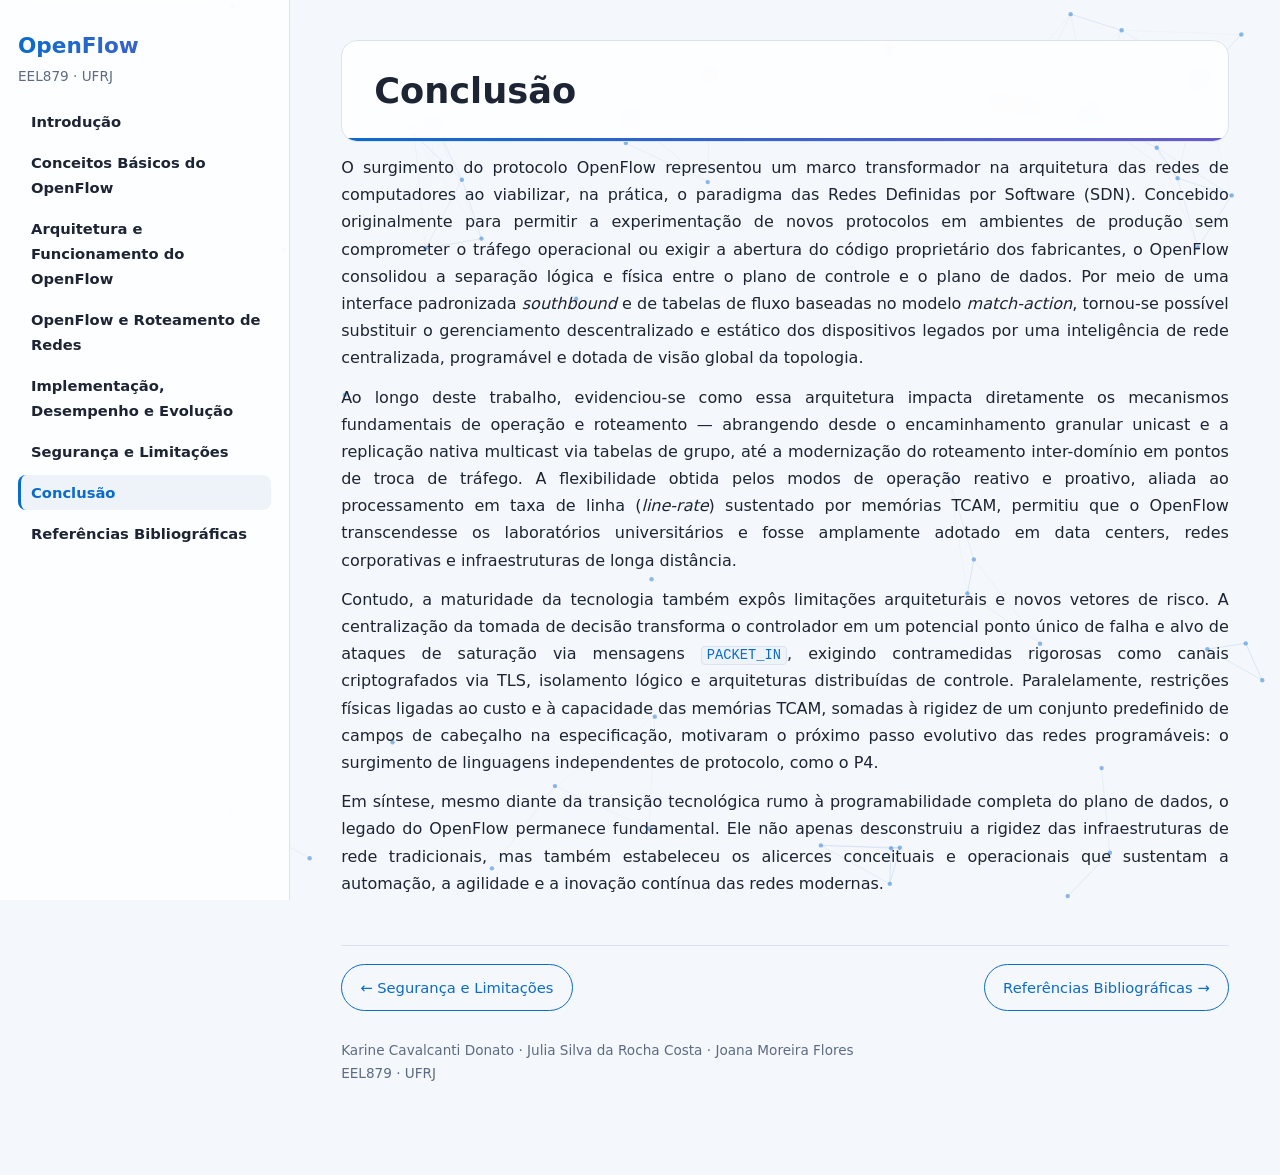
<file: conclusao.html>
<!DOCTYPE html>
<html lang="pt-BR"><head><meta charset="UTF-8">
<meta name="viewport" content="width=device-width, initial-scale=1, viewport-fit=cover">
<title>Conclusão — OpenFlow</title><link rel="stylesheet" href="style.css"></head>
<body><div class="layout"><nav aria-label="Menu"><a class="brand" href="index.html">OpenFlow</a><div class="sub">EEL879 · UFRJ</div><a class="top" href="index.html">Introdução</a><a class="top" href="conceitos.html">Conceitos Básicos do OpenFlow</a><a class="top" href="arquitetura.html">Arquitetura e Funcionamento do OpenFlow</a><a class="top" href="roteamento.html">OpenFlow e Roteamento de Redes</a><a class="top" href="implementacao.html">Implementação, Desempenho e Evolução</a><a class="top" href="seguranca.html">Segurança e Limitações</a><a class="top cur" href="conclusao.html">Conclusão</a><a class="top" href="referencias.html">Referências Bibliográficas</a></nav><main>
<header class="hero"><h1>Conclusão</h1></header>
<!-- FIGURAS: <figure class="fig"><img src="img/arquivo.png" alt="..."><figcaption>Figura – Legenda. Fonte: SOBRENOME (ano).</figcaption></figure> -->
<p>O surgimento do protocolo OpenFlow representou um marco transformador na arquitetura das redes de computadores ao viabilizar, na prática, o paradigma das Redes Definidas por Software (SDN). Concebido originalmente para permitir a experimentação de novos protocolos em ambientes de produção sem comprometer o tráfego operacional ou exigir a abertura do código proprietário dos fabricantes, o OpenFlow consolidou a separação lógica e física entre o plano de controle e o plano de dados. Por meio de uma interface padronizada <em>southbound</em> e de tabelas de fluxo baseadas no modelo <em>match-action</em>, tornou-se possível substituir o gerenciamento descentralizado e estático dos dispositivos legados por uma inteligência de rede centralizada, programável e dotada de visão global da topologia.</p><p>Ao longo deste trabalho, evidenciou-se como essa arquitetura impacta diretamente os mecanismos fundamentais de operação e roteamento — abrangendo desde o encaminhamento granular unicast e a replicação nativa multicast via tabelas de grupo, até a modernização do roteamento inter-domínio em pontos de troca de tráfego. A flexibilidade obtida pelos modos de operação reativo e proativo, aliada ao processamento em taxa de linha (<em>line-rate</em>) sustentado por memórias TCAM, permitiu que o OpenFlow transcendesse os laboratórios universitários e fosse amplamente adotado em data centers, redes corporativas e infraestruturas de longa distância.</p><p>Contudo, a maturidade da tecnologia também expôs limitações arquiteturais e novos vetores de risco. A centralização da tomada de decisão transforma o controlador em um potencial ponto único de falha e alvo de ataques de saturação via mensagens <code>PACKET_IN</code>, exigindo contramedidas rigorosas como canais criptografados via TLS, isolamento lógico e arquiteturas distribuídas de controle. Paralelamente, restrições físicas ligadas ao custo e à capacidade das memórias TCAM, somadas à rigidez de um conjunto predefinido de campos de cabeçalho na especificação, motivaram o próximo passo evolutivo das redes programáveis: o surgimento de linguagens independentes de protocolo, como o P4.</p><p>Em síntese, mesmo diante da transição tecnológica rumo à programabilidade completa do plano de dados, o legado do OpenFlow permanece fundamental. Ele não apenas desconstruiu a rigidez das infraestruturas de rede tradicionais, mas também estabeleceu os alicerces conceituais e operacionais que sustentam a automação, a agilidade e a inovação contínua das redes modernas.</p>
<div class="pager"><a href="seguranca.html">← Segurança e Limitações</a><a href="referencias.html">Referências Bibliográficas →</a></div>
<footer>Karine Cavalcanti Donato · Julia Silva da Rocha Costa · Joana Moreira Flores<br>EEL879 · UFRJ</footer>
</main></div><script src="script.js"></script></body></html>
</file>
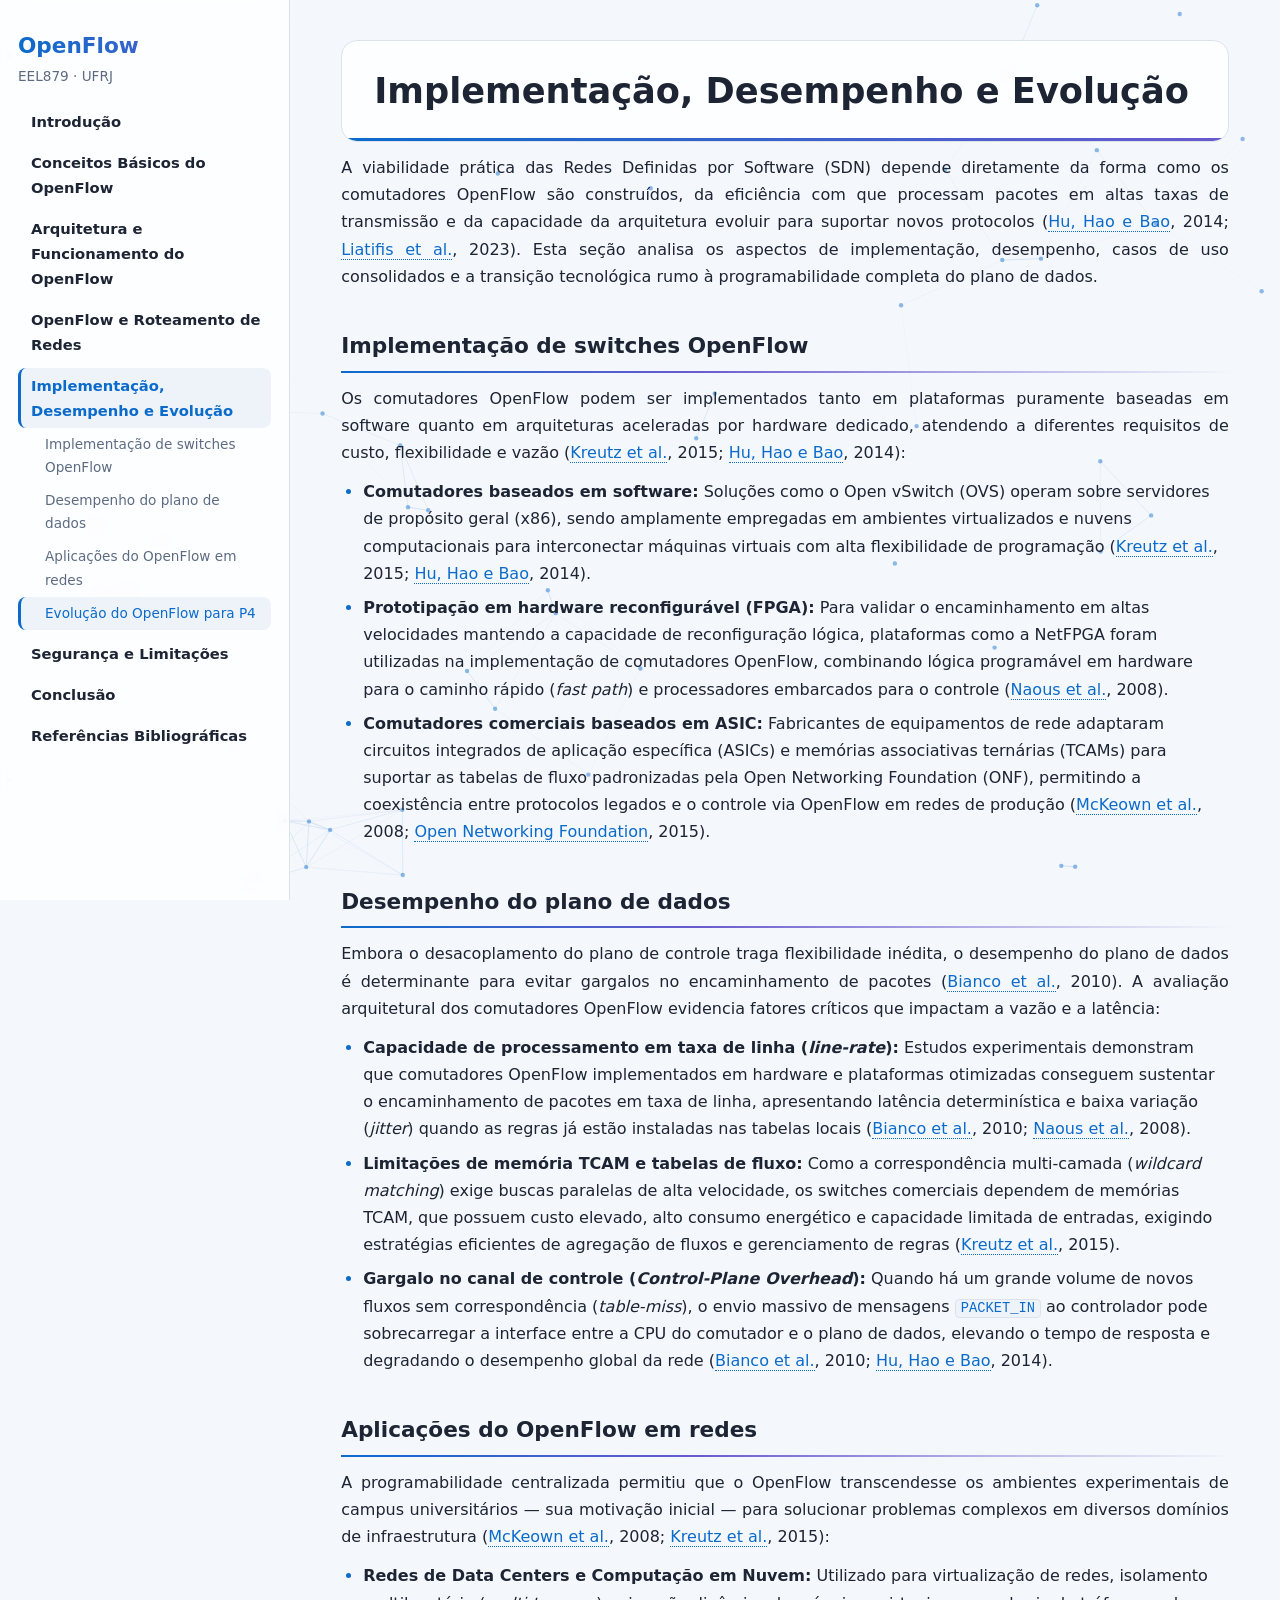
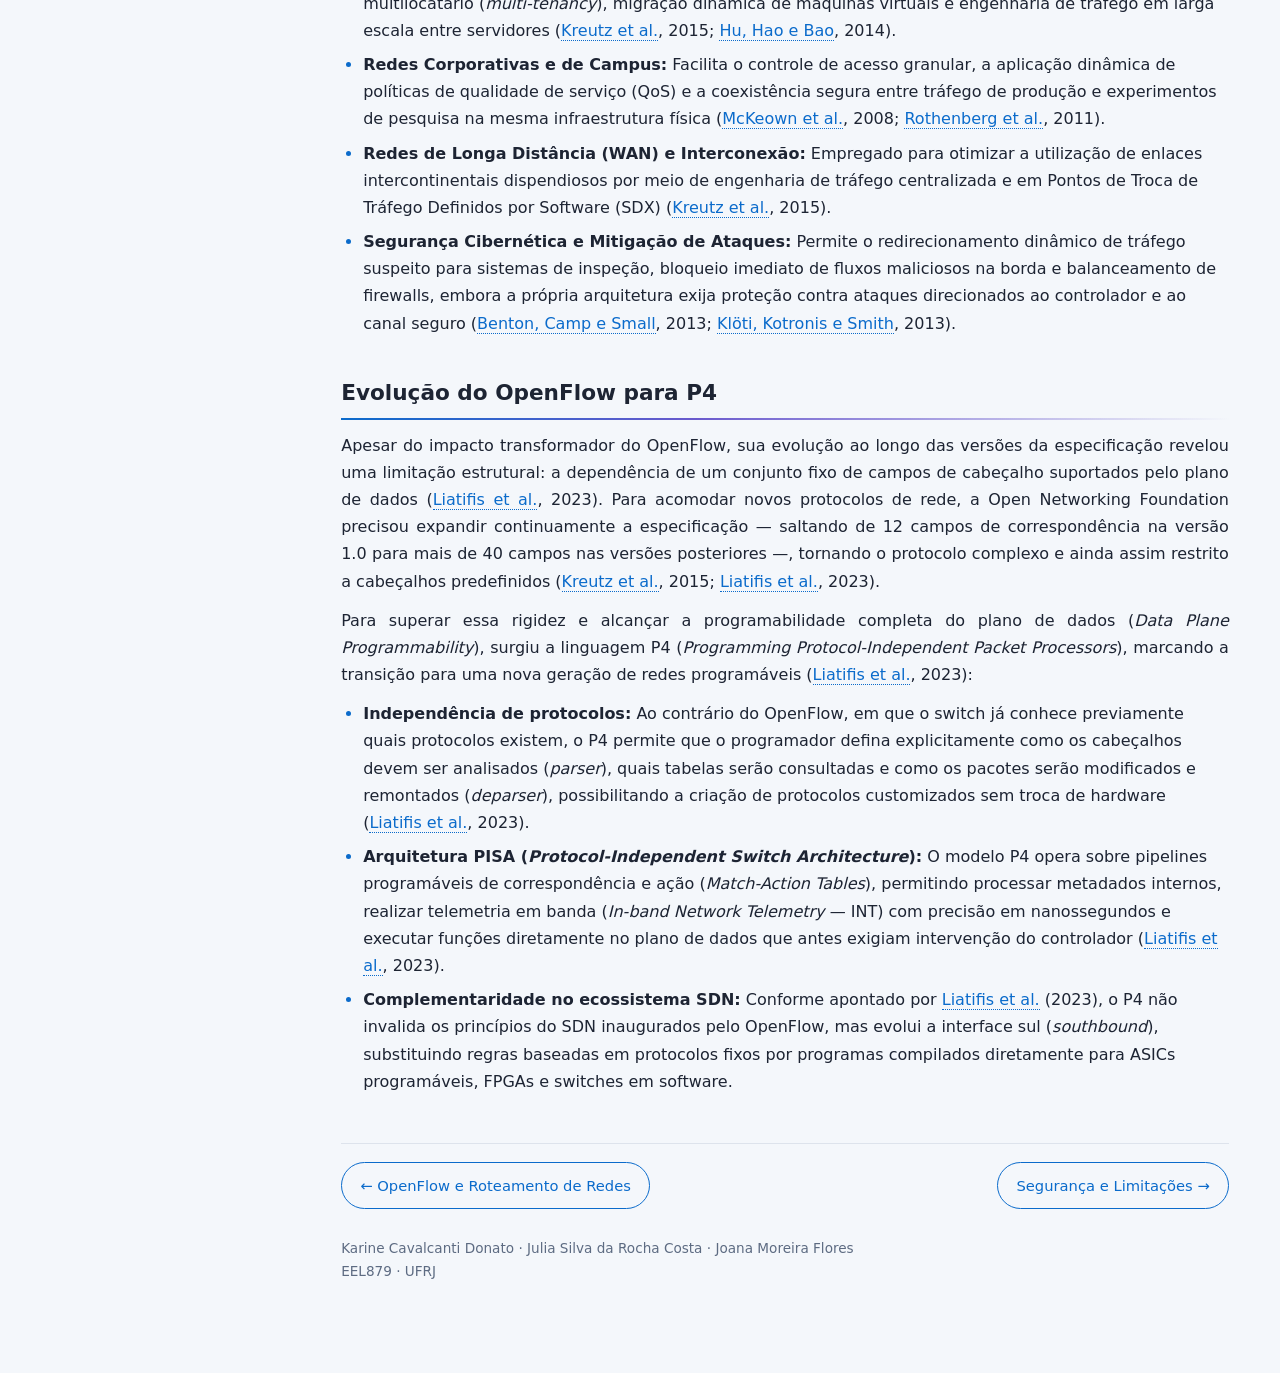
<file: implementacao.html>
<!DOCTYPE html>
<html lang="pt-BR"><head><meta charset="UTF-8">
<meta name="viewport" content="width=device-width, initial-scale=1, viewport-fit=cover">
<title>Implementação, Desempenho e Evolução — OpenFlow</title><link rel="stylesheet" href="style.css"></head>
<body><div class="layout"><nav aria-label="Menu"><a class="brand" href="index.html">OpenFlow</a><div class="sub">EEL879 · UFRJ</div><a class="top" href="index.html">Introdução</a><a class="top" href="conceitos.html">Conceitos Básicos do OpenFlow</a><a class="top" href="arquitetura.html">Arquitetura e Funcionamento do OpenFlow</a><a class="top" href="roteamento.html">OpenFlow e Roteamento de Redes</a><a class="top cur" href="implementacao.html">Implementação, Desempenho e Evolução</a><a class="sec" href="#s5-1">Implementação de switches OpenFlow</a><a class="sec" href="#s5-2">Desempenho do plano de dados</a><a class="sec" href="#s5-3">Aplicações do OpenFlow em redes</a><a class="sec" href="#s5-4">Evolução do OpenFlow para P4</a><a class="top" href="seguranca.html">Segurança e Limitações</a><a class="top" href="conclusao.html">Conclusão</a><a class="top" href="referencias.html">Referências Bibliográficas</a></nav><main>
<header class="hero"><h1>Implementação, Desempenho e Evolução</h1></header>
<!-- FIGURAS: <figure class="fig"><img src="img/arquivo.png" alt="..."><figcaption>Figura – Legenda. Fonte: SOBRENOME (ano).</figcaption></figure> -->
<p>A viabilidade prática das Redes Definidas por Software (SDN) depende diretamente da forma como os comutadores OpenFlow são construídos, da eficiência com que processam pacotes em altas taxas de transmissão e da capacidade da arquitetura evoluir para suportar novos protocolos (<a class="cite" href="referencias.html#ref-hu">Hu, Hao e Bao</a>, 2014; <a class="cite" href="referencias.html#ref-liatifis">Liatifis et al.</a>, 2023). Esta seção analisa os aspectos de implementação, desempenho, casos de uso consolidados e a transição tecnológica rumo à programabilidade completa do plano de dados.</p><h2 id="s5-1">Implementação de switches OpenFlow</h2><p>Os comutadores OpenFlow podem ser implementados tanto em plataformas puramente baseadas em software quanto em arquiteturas aceleradas por hardware dedicado, atendendo a diferentes requisitos de custo, flexibilidade e vazão (<a class="cite" href="referencias.html#ref-kreutz">Kreutz et al.</a>, 2015; <a class="cite" href="referencias.html#ref-hu">Hu, Hao e Bao</a>, 2014):</p><ul><li><strong>Comutadores baseados em software:</strong> Soluções como o Open vSwitch (OVS) operam sobre servidores de propósito geral (x86), sendo amplamente empregadas em ambientes virtualizados e nuvens computacionais para interconectar máquinas virtuais com alta flexibilidade de programação (<a class="cite" href="referencias.html#ref-kreutz">Kreutz et al.</a>, 2015; <a class="cite" href="referencias.html#ref-hu">Hu, Hao e Bao</a>, 2014).</li><li><strong>Prototipação em hardware reconfigurável (FPGA):</strong> Para validar o encaminhamento em altas velocidades mantendo a capacidade de reconfiguração lógica, plataformas como a NetFPGA foram utilizadas na implementação de comutadores OpenFlow, combinando lógica programável em hardware para o caminho rápido (<em>fast path</em>) e processadores embarcados para o controle (<a class="cite" href="referencias.html#ref-naous">Naous et al.</a>, 2008).</li><li><strong>Comutadores comerciais baseados em ASIC:</strong> Fabricantes de equipamentos de rede adaptaram circuitos integrados de aplicação específica (ASICs) e memórias associativas ternárias (TCAMs) para suportar as tabelas de fluxo padronizadas pela Open Networking Foundation (ONF), permitindo a coexistência entre protocolos legados e o controle via OpenFlow em redes de produção (<a class="cite" href="referencias.html#ref-mckeown">McKeown et al.</a>, 2008; <a class="cite" href="referencias.html#ref-onf">Open Networking Foundation</a>, 2015).</li></ul><h2 id="s5-2">Desempenho do plano de dados</h2><p>Embora o desacoplamento do plano de controle traga flexibilidade inédita, o desempenho do plano de dados é determinante para evitar gargalos no encaminhamento de pacotes (<a class="cite" href="referencias.html#ref-bianco">Bianco et al.</a>, 2010). A avaliação arquitetural dos comutadores OpenFlow evidencia fatores críticos que impactam a vazão e a latência:</p><ul><li><strong>Capacidade de processamento em taxa de linha (<em>line-rate</em>):</strong> Estudos experimentais demonstram que comutadores OpenFlow implementados em hardware e plataformas otimizadas conseguem sustentar o encaminhamento de pacotes em taxa de linha, apresentando latência determinística e baixa variação (<em>jitter</em>) quando as regras já estão instaladas nas tabelas locais (<a class="cite" href="referencias.html#ref-bianco">Bianco et al.</a>, 2010; <a class="cite" href="referencias.html#ref-naous">Naous et al.</a>, 2008).</li><li><strong>Limitações de memória TCAM e tabelas de fluxo:</strong> Como a correspondência multi-camada (<em>wildcard matching</em>) exige buscas paralelas de alta velocidade, os switches comerciais dependem de memórias TCAM, que possuem custo elevado, alto consumo energético e capacidade limitada de entradas, exigindo estratégias eficientes de agregação de fluxos e gerenciamento de regras (<a class="cite" href="referencias.html#ref-kreutz">Kreutz et al.</a>, 2015).</li><li><strong>Gargalo no canal de controle (<em>Control-Plane Overhead</em>):</strong> Quando há um grande volume de novos fluxos sem correspondência (<em>table-miss</em>), o envio massivo de mensagens <code>PACKET_IN</code> ao controlador pode sobrecarregar a interface entre a CPU do comutador e o plano de dados, elevando o tempo de resposta e degradando o desempenho global da rede (<a class="cite" href="referencias.html#ref-bianco">Bianco et al.</a>, 2010; <a class="cite" href="referencias.html#ref-hu">Hu, Hao e Bao</a>, 2014).</li></ul><h2 id="s5-3">Aplicações do OpenFlow em redes</h2><p>A programabilidade centralizada permitiu que o OpenFlow transcendesse os ambientes experimentais de campus universitários — sua motivação inicial — para solucionar problemas complexos em diversos domínios de infraestrutura (<a class="cite" href="referencias.html#ref-mckeown">McKeown et al.</a>, 2008; <a class="cite" href="referencias.html#ref-kreutz">Kreutz et al.</a>, 2015):</p><ul><li><strong>Redes de Data Centers e Computação em Nuvem:</strong> Utilizado para virtualização de redes, isolamento multilocatário (<em>multi-tenancy</em>), migração dinâmica de máquinas virtuais e engenharia de tráfego em larga escala entre servidores (<a class="cite" href="referencias.html#ref-kreutz">Kreutz et al.</a>, 2015; <a class="cite" href="referencias.html#ref-hu">Hu, Hao e Bao</a>, 2014).</li><li><strong>Redes Corporativas e de Campus:</strong> Facilita o controle de acesso granular, a aplicação dinâmica de políticas de qualidade de serviço (QoS) e a coexistência segura entre tráfego de produção e experimentos de pesquisa na mesma infraestrutura física (<a class="cite" href="referencias.html#ref-mckeown">McKeown et al.</a>, 2008; <a class="cite" href="referencias.html#ref-rothenberg">Rothenberg et al.</a>, 2011).</li><li><strong>Redes de Longa Distância (WAN) e Interconexão:</strong> Empregado para otimizar a utilização de enlaces intercontinentais dispendiosos por meio de engenharia de tráfego centralizada e em Pontos de Troca de Tráfego Definidos por Software (SDX) (<a class="cite" href="referencias.html#ref-kreutz">Kreutz et al.</a>, 2015).</li><li><strong>Segurança Cibernética e Mitigação de Ataques:</strong> Permite o redirecionamento dinâmico de tráfego suspeito para sistemas de inspeção, bloqueio imediato de fluxos maliciosos na borda e balanceamento de firewalls, embora a própria arquitetura exija proteção contra ataques direcionados ao controlador e ao canal seguro (<a class="cite" href="referencias.html#ref-benton">Benton, Camp e Small</a>, 2013; <a class="cite" href="referencias.html#ref-kloti">Klöti, Kotronis e Smith</a>, 2013).</li></ul><h2 id="s5-4">Evolução do OpenFlow para P4</h2><p>Apesar do impacto transformador do OpenFlow, sua evolução ao longo das versões da especificação revelou uma limitação estrutural: a dependência de um conjunto fixo de campos de cabeçalho suportados pelo plano de dados (<a class="cite" href="referencias.html#ref-liatifis">Liatifis et al.</a>, 2023). Para acomodar novos protocolos de rede, a Open Networking Foundation precisou expandir continuamente a especificação — saltando de 12 campos de correspondência na versão 1.0 para mais de 40 campos nas versões posteriores —, tornando o protocolo complexo e ainda assim restrito a cabeçalhos predefinidos (<a class="cite" href="referencias.html#ref-kreutz">Kreutz et al.</a>, 2015; <a class="cite" href="referencias.html#ref-liatifis">Liatifis et al.</a>, 2023).</p><p>Para superar essa rigidez e alcançar a programabilidade completa do plano de dados (<em>Data Plane Programmability</em>), surgiu a linguagem P4 (<em>Programming Protocol-Independent Packet Processors</em>), marcando a transição para uma nova geração de redes programáveis (<a class="cite" href="referencias.html#ref-liatifis">Liatifis et al.</a>, 2023):</p><ul><li><strong>Independência de protocolos:</strong> Ao contrário do OpenFlow, em que o switch já conhece previamente quais protocolos existem, o P4 permite que o programador defina explicitamente como os cabeçalhos devem ser analisados (<em>parser</em>), quais tabelas serão consultadas e como os pacotes serão modificados e remontados (<em>deparser</em>), possibilitando a criação de protocolos customizados sem troca de hardware (<a class="cite" href="referencias.html#ref-liatifis">Liatifis et al.</a>, 2023).</li><li><strong>Arquitetura PISA (<em>Protocol-Independent Switch Architecture</em>):</strong> O modelo P4 opera sobre pipelines programáveis de correspondência e ação (<em>Match-Action Tables</em>), permitindo processar metadados internos, realizar telemetria em banda (<em>In-band Network Telemetry</em> — INT) com precisão em nanossegundos e executar funções diretamente no plano de dados que antes exigiam intervenção do controlador (<a class="cite" href="referencias.html#ref-liatifis">Liatifis et al.</a>, 2023).</li><li><strong>Complementaridade no ecossistema SDN:</strong> Conforme apontado por <a class="cite" href="referencias.html#ref-liatifis">Liatifis et al.</a> (2023), o P4 não invalida os princípios do SDN inaugurados pelo OpenFlow, mas evolui a interface sul (<em>southbound</em>), substituindo regras baseadas em protocolos fixos por programas compilados diretamente para ASICs programáveis, FPGAs e switches em software.</li></ul>
<div class="pager"><a href="roteamento.html">← OpenFlow e Roteamento de Redes</a><a href="seguranca.html">Segurança e Limitações →</a></div>
<footer>Karine Cavalcanti Donato · Julia Silva da Rocha Costa · Joana Moreira Flores<br>EEL879 · UFRJ</footer>
</main></div><script src="script.js"></script></body></html>
</file>
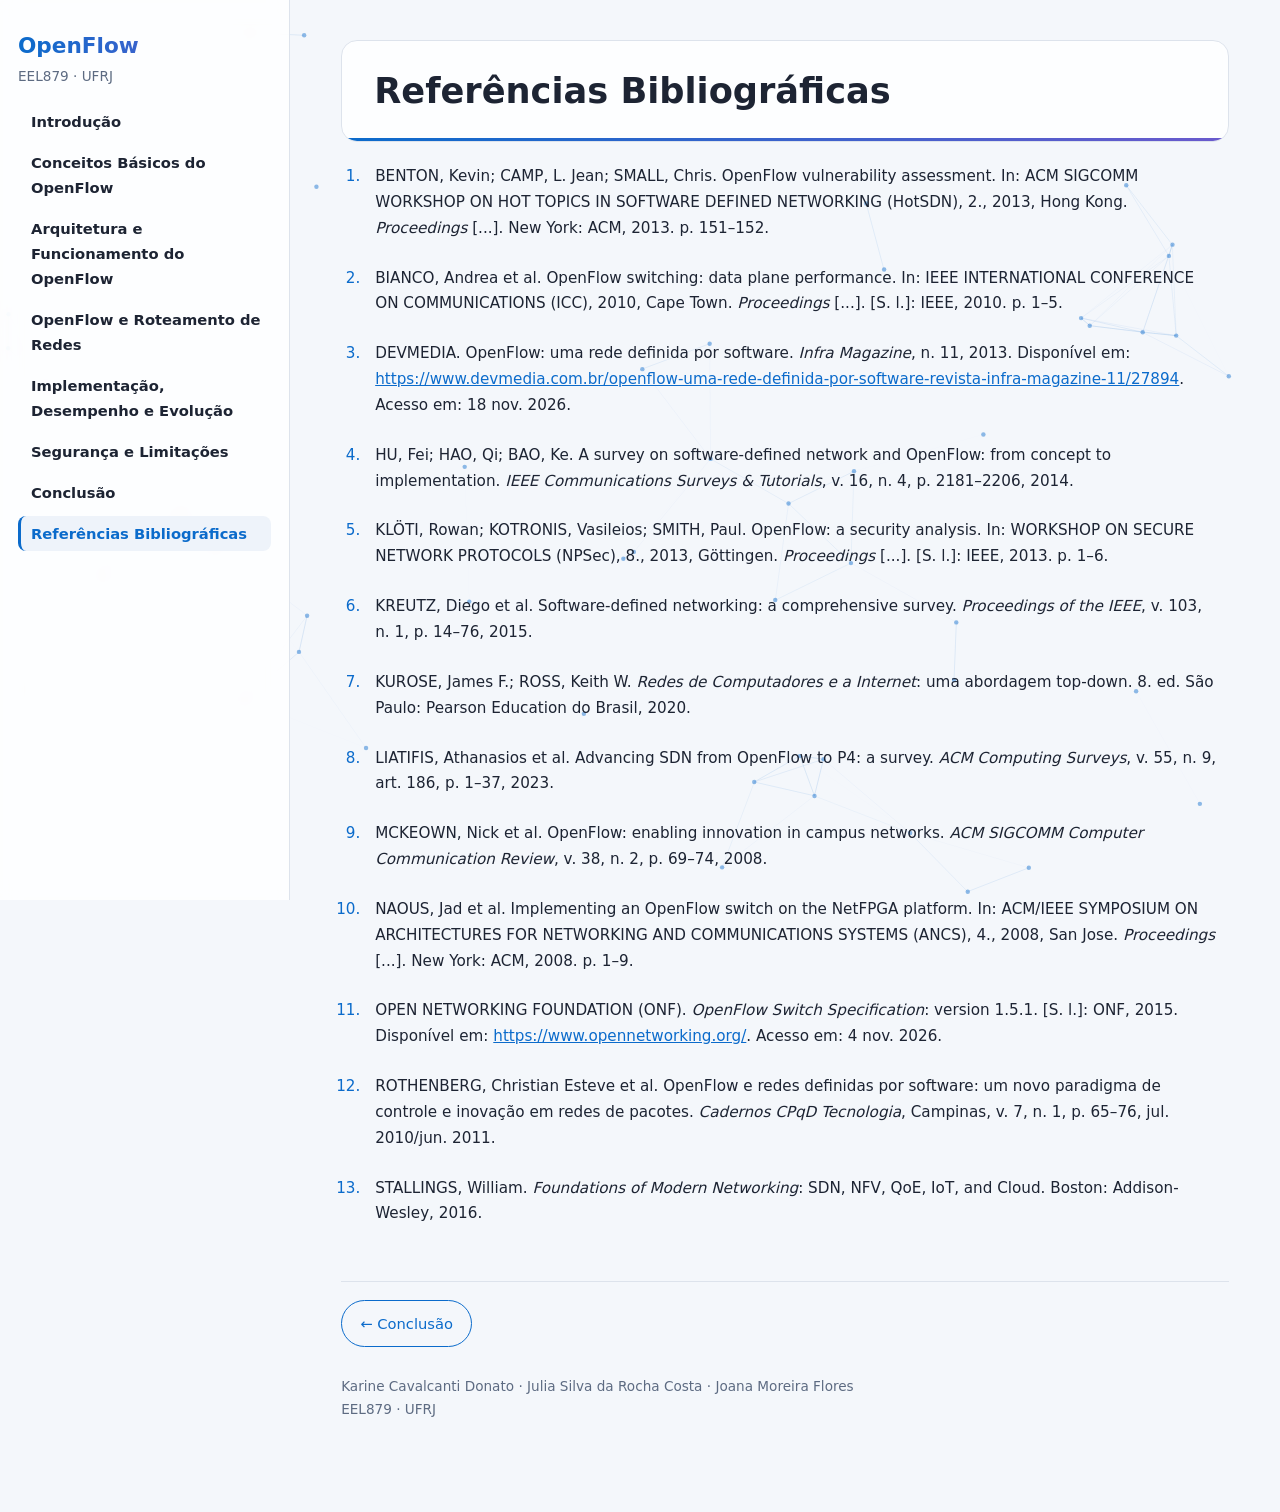
<file: referencias.html>
<!DOCTYPE html>
<html lang="pt-BR"><head><meta charset="UTF-8">
<meta name="viewport" content="width=device-width, initial-scale=1, viewport-fit=cover">
<title>Referências Bibliográficas — OpenFlow</title><link rel="stylesheet" href="style.css"></head>
<body><div class="layout"><nav aria-label="Menu"><a class="brand" href="index.html">OpenFlow</a><div class="sub">EEL879 · UFRJ</div><a class="top" href="index.html">Introdução</a><a class="top" href="conceitos.html">Conceitos Básicos do OpenFlow</a><a class="top" href="arquitetura.html">Arquitetura e Funcionamento do OpenFlow</a><a class="top" href="roteamento.html">OpenFlow e Roteamento de Redes</a><a class="top" href="implementacao.html">Implementação, Desempenho e Evolução</a><a class="top" href="seguranca.html">Segurança e Limitações</a><a class="top" href="conclusao.html">Conclusão</a><a class="top cur" href="referencias.html">Referências Bibliográficas</a></nav><main>
<header class="hero"><h1>Referências Bibliográficas</h1></header>
<!-- FIGURAS: <figure class="fig"><img src="img/arquivo.png" alt="..."><figcaption>Figura – Legenda. Fonte: SOBRENOME (ano).</figcaption></figure> -->
<ol class="refs"><li id="ref-benton">BENTON, Kevin; CAMP, L. Jean; SMALL, Chris. OpenFlow vulnerability assessment. In: ACM SIGCOMM WORKSHOP ON HOT TOPICS IN SOFTWARE DEFINED NETWORKING (HotSDN), 2., 2013, Hong Kong. <em>Proceedings</em> [...]. New York: ACM, 2013. p. 151–152.</li><li id="ref-bianco">BIANCO, Andrea et al. OpenFlow switching: data plane performance. In: IEEE INTERNATIONAL CONFERENCE ON COMMUNICATIONS (ICC), 2010, Cape Town. <em>Proceedings</em> [...]. [S. l.]: IEEE, 2010. p. 1–5.</li><li id="ref-devmedia">DEVMEDIA. OpenFlow: uma rede definida por software. <em>Infra Magazine</em>, n. 11, 2013. Disponível em: <a href="https://www.devmedia.com.br/openflow-uma-rede-definida-por-software-revista-infra-magazine-11/27894" target="_blank" rel="noopener">https://www.devmedia.com.br/openflow-uma-rede-definida-por-software-revista-infra-magazine-11/27894</a>. Acesso em: 18 nov. 2026.</li><li id="ref-hu">HU, Fei; HAO, Qi; BAO, Ke. A survey on software-defined network and OpenFlow: from concept to implementation. <em>IEEE Communications Surveys &amp; Tutorials</em>, v. 16, n. 4, p. 2181–2206, 2014.</li><li id="ref-kloti">KLÖTI, Rowan; KOTRONIS, Vasileios; SMITH, Paul. OpenFlow: a security analysis. In: WORKSHOP ON SECURE NETWORK PROTOCOLS (NPSec), 8., 2013, Göttingen. <em>Proceedings</em> [...]. [S. l.]: IEEE, 2013. p. 1–6.</li><li id="ref-kreutz">KREUTZ, Diego et al. Software-defined networking: a comprehensive survey. <em>Proceedings of the IEEE</em>, v. 103, n. 1, p. 14–76, 2015.</li><li id="ref-kurose">KUROSE, James F.; ROSS, Keith W. <em>Redes de Computadores e a Internet</em>: uma abordagem top-down. 8. ed. São Paulo: Pearson Education do Brasil, 2020.</li><li id="ref-liatifis">LIATIFIS, Athanasios et al. Advancing SDN from OpenFlow to P4: a survey. <em>ACM Computing Surveys</em>, v. 55, n. 9, art. 186, p. 1–37, 2023.</li><li id="ref-mckeown">MCKEOWN, Nick et al. OpenFlow: enabling innovation in campus networks. <em>ACM SIGCOMM Computer Communication Review</em>, v. 38, n. 2, p. 69–74, 2008.</li><li id="ref-naous">NAOUS, Jad et al. Implementing an OpenFlow switch on the NetFPGA platform. In: ACM/IEEE SYMPOSIUM ON ARCHITECTURES FOR NETWORKING AND COMMUNICATIONS SYSTEMS (ANCS), 4., 2008, San Jose. <em>Proceedings</em> [...]. New York: ACM, 2008. p. 1–9.</li><li id="ref-onf">OPEN NETWORKING FOUNDATION (ONF). <em>OpenFlow Switch Specification</em>: version 1.5.1. [S. l.]: ONF, 2015. Disponível em: <a href="https://www.opennetworking.org/" target="_blank" rel="noopener">https://www.opennetworking.org/</a>. Acesso em: 4 nov. 2026.</li><li id="ref-rothenberg">ROTHENBERG, Christian Esteve et al. OpenFlow e redes definidas por software: um novo paradigma de controle e inovação em redes de pacotes. <em>Cadernos CPqD Tecnologia</em>, Campinas, v. 7, n. 1, p. 65–76, jul. 2010/jun. 2011.</li><li id="ref-stallings">STALLINGS, William. <em>Foundations of Modern Networking</em>: SDN, NFV, QoE, IoT, and Cloud. Boston: Addison-Wesley, 2016.</li></ol>
<div class="pager"><a href="conclusao.html">← Conclusão</a><span></span></div>
<footer>Karine Cavalcanti Donato · Julia Silva da Rocha Costa · Joana Moreira Flores<br>EEL879 · UFRJ</footer>
</main></div><script src="script.js"></script></body></html>
</file>
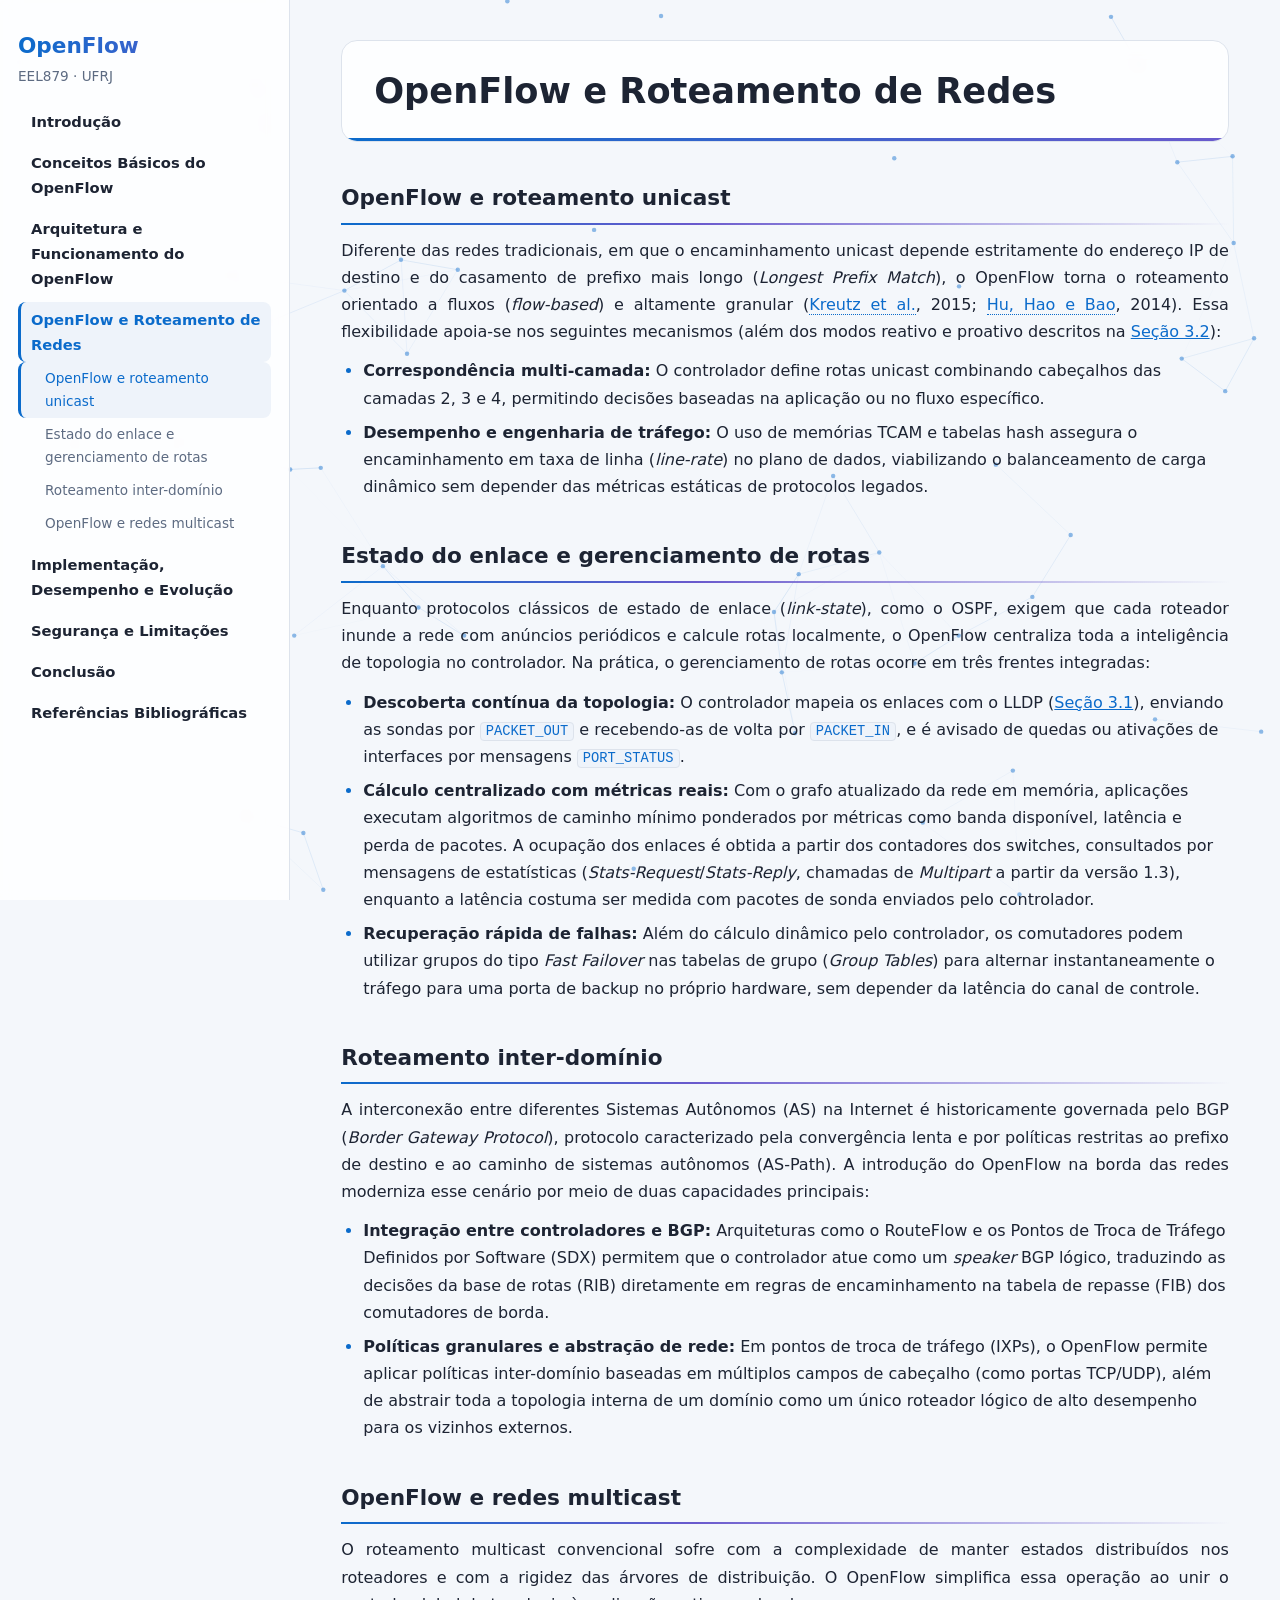
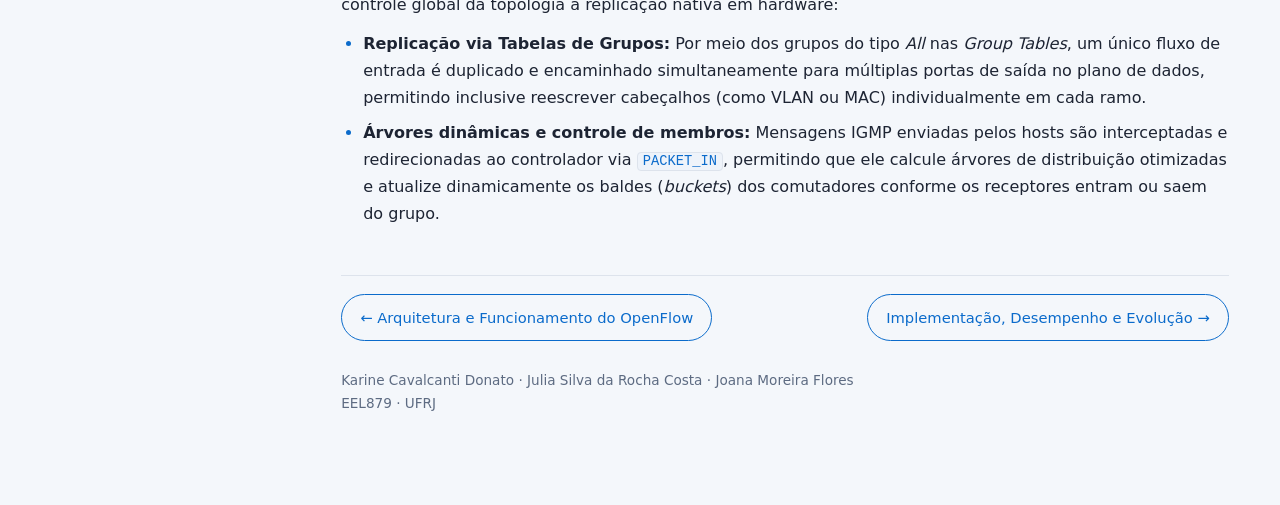
<file: roteamento.html>
<!DOCTYPE html>
<html lang="pt-BR"><head><meta charset="UTF-8">
<meta name="viewport" content="width=device-width, initial-scale=1, viewport-fit=cover">
<title>OpenFlow e Roteamento de Redes — OpenFlow</title><link rel="stylesheet" href="style.css"></head>
<body><div class="layout"><nav aria-label="Menu"><a class="brand" href="index.html">OpenFlow</a><div class="sub">EEL879 · UFRJ</div><a class="top" href="index.html">Introdução</a><a class="top" href="conceitos.html">Conceitos Básicos do OpenFlow</a><a class="top" href="arquitetura.html">Arquitetura e Funcionamento do OpenFlow</a><a class="top cur" href="roteamento.html">OpenFlow e Roteamento de Redes</a><a class="sec" href="#s4-1">OpenFlow e roteamento unicast</a><a class="sec" href="#s4-2">Estado do enlace e gerenciamento de rotas</a><a class="sec" href="#s4-3">Roteamento inter-domínio</a><a class="sec" href="#s4-4">OpenFlow e redes multicast</a><a class="top" href="implementacao.html">Implementação, Desempenho e Evolução</a><a class="top" href="seguranca.html">Segurança e Limitações</a><a class="top" href="conclusao.html">Conclusão</a><a class="top" href="referencias.html">Referências Bibliográficas</a></nav><main>
<header class="hero"><h1>OpenFlow e Roteamento de Redes</h1></header>
<!-- FIGURAS: <figure class="fig"><img src="img/arquivo.png" alt="..."><figcaption>Figura – Legenda. Fonte: SOBRENOME (ano).</figcaption></figure> -->
<h2 id="s4-1">OpenFlow e roteamento unicast</h2><p>Diferente das redes tradicionais, em que o encaminhamento unicast depende estritamente do endereço IP de destino e do casamento de prefixo mais longo (<em>Longest Prefix Match</em>), o OpenFlow torna o roteamento orientado a fluxos (<em>flow-based</em>) e altamente granular (<a class="cite" href="referencias.html#ref-kreutz">Kreutz et al.</a>, 2015; <a class="cite" href="referencias.html#ref-hu">Hu, Hao e Bao</a>, 2014). Essa flexibilidade apoia-se nos seguintes mecanismos (além dos modos reativo e proativo descritos na <a href="arquitetura.html#s3-2">Seção 3.2</a>):</p><ul><li><strong>Correspondência multi-camada:</strong> O controlador define rotas unicast combinando cabeçalhos das camadas 2, 3 e 4, permitindo decisões baseadas na aplicação ou no fluxo específico.</li><li><strong>Desempenho e engenharia de tráfego:</strong> O uso de memórias TCAM e tabelas hash assegura o encaminhamento em taxa de linha (<em>line-rate</em>) no plano de dados, viabilizando o balanceamento de carga dinâmico sem depender das métricas estáticas de protocolos legados.</li></ul><h2 id="s4-2">Estado do enlace e gerenciamento de rotas</h2><p>Enquanto protocolos clássicos de estado de enlace (<em>link-state</em>), como o OSPF, exigem que cada roteador inunde a rede com anúncios periódicos e calcule rotas localmente, o OpenFlow centraliza toda a inteligência de topologia no controlador. Na prática, o gerenciamento de rotas ocorre em três frentes integradas:</p><ul><li><strong>Descoberta contínua da topologia:</strong> O controlador mapeia os enlaces com o LLDP (<a href="arquitetura.html#s3-1">Seção 3.1</a>), enviando as sondas por <code>PACKET_OUT</code> e recebendo-as de volta por <code>PACKET_IN</code>, e é avisado de quedas ou ativações de interfaces por mensagens <code>PORT_STATUS</code>.</li><li><strong>Cálculo centralizado com métricas reais:</strong> Com o grafo atualizado da rede em memória, aplicações executam algoritmos de caminho mínimo ponderados por métricas como banda disponível, latência e perda de pacotes. A ocupação dos enlaces é obtida a partir dos contadores dos switches, consultados por mensagens de estatísticas (<em>Stats-Request</em>/<em>Stats-Reply</em>, chamadas de <em>Multipart</em> a partir da versão 1.3), enquanto a latência costuma ser medida com pacotes de sonda enviados pelo controlador.</li><li><strong>Recuperação rápida de falhas:</strong> Além do cálculo dinâmico pelo controlador, os comutadores podem utilizar grupos do tipo <em>Fast Failover</em> nas tabelas de grupo (<em>Group Tables</em>) para alternar instantaneamente o tráfego para uma porta de backup no próprio hardware, sem depender da latência do canal de controle.</li></ul><h2 id="s4-3">Roteamento inter-domínio</h2><p>A interconexão entre diferentes Sistemas Autônomos (AS) na Internet é historicamente governada pelo BGP (<em>Border Gateway Protocol</em>), protocolo caracterizado pela convergência lenta e por políticas restritas ao prefixo de destino e ao caminho de sistemas autônomos (AS-Path). A introdução do OpenFlow na borda das redes moderniza esse cenário por meio de duas capacidades principais:</p><ul><li><strong>Integração entre controladores e BGP:</strong> Arquiteturas como o RouteFlow e os Pontos de Troca de Tráfego Definidos por Software (SDX) permitem que o controlador atue como um <em>speaker</em> BGP lógico, traduzindo as decisões da base de rotas (RIB) diretamente em regras de encaminhamento na tabela de repasse (FIB) dos comutadores de borda.</li><li><strong>Políticas granulares e abstração de rede:</strong> Em pontos de troca de tráfego (IXPs), o OpenFlow permite aplicar políticas inter-domínio baseadas em múltiplos campos de cabeçalho (como portas TCP/UDP), além de abstrair toda a topologia interna de um domínio como um único roteador lógico de alto desempenho para os vizinhos externos.</li></ul><h2 id="s4-4">OpenFlow e redes multicast</h2><p>O roteamento multicast convencional sofre com a complexidade de manter estados distribuídos nos roteadores e com a rigidez das árvores de distribuição. O OpenFlow simplifica essa operação ao unir o controle global da topologia à replicação nativa em hardware:</p><ul><li><strong>Replicação via Tabelas de Grupos:</strong> Por meio dos grupos do tipo <em>All</em> nas <em>Group Tables</em>, um único fluxo de entrada é duplicado e encaminhado simultaneamente para múltiplas portas de saída no plano de dados, permitindo inclusive reescrever cabeçalhos (como VLAN ou MAC) individualmente em cada ramo.</li><li><strong>Árvores dinâmicas e controle de membros:</strong> Mensagens IGMP enviadas pelos hosts são interceptadas e redirecionadas ao controlador via <code>PACKET_IN</code>, permitindo que ele calcule árvores de distribuição otimizadas e atualize dinamicamente os baldes (<em>buckets</em>) dos comutadores conforme os receptores entram ou saem do grupo.</li></ul>
<div class="pager"><a href="arquitetura.html">← Arquitetura e Funcionamento do OpenFlow</a><a href="implementacao.html">Implementação, Desempenho e Evolução →</a></div>
<footer>Karine Cavalcanti Donato · Julia Silva da Rocha Costa · Joana Moreira Flores<br>EEL879 · UFRJ</footer>
</main></div><script src="script.js"></script></body></html>
</file>
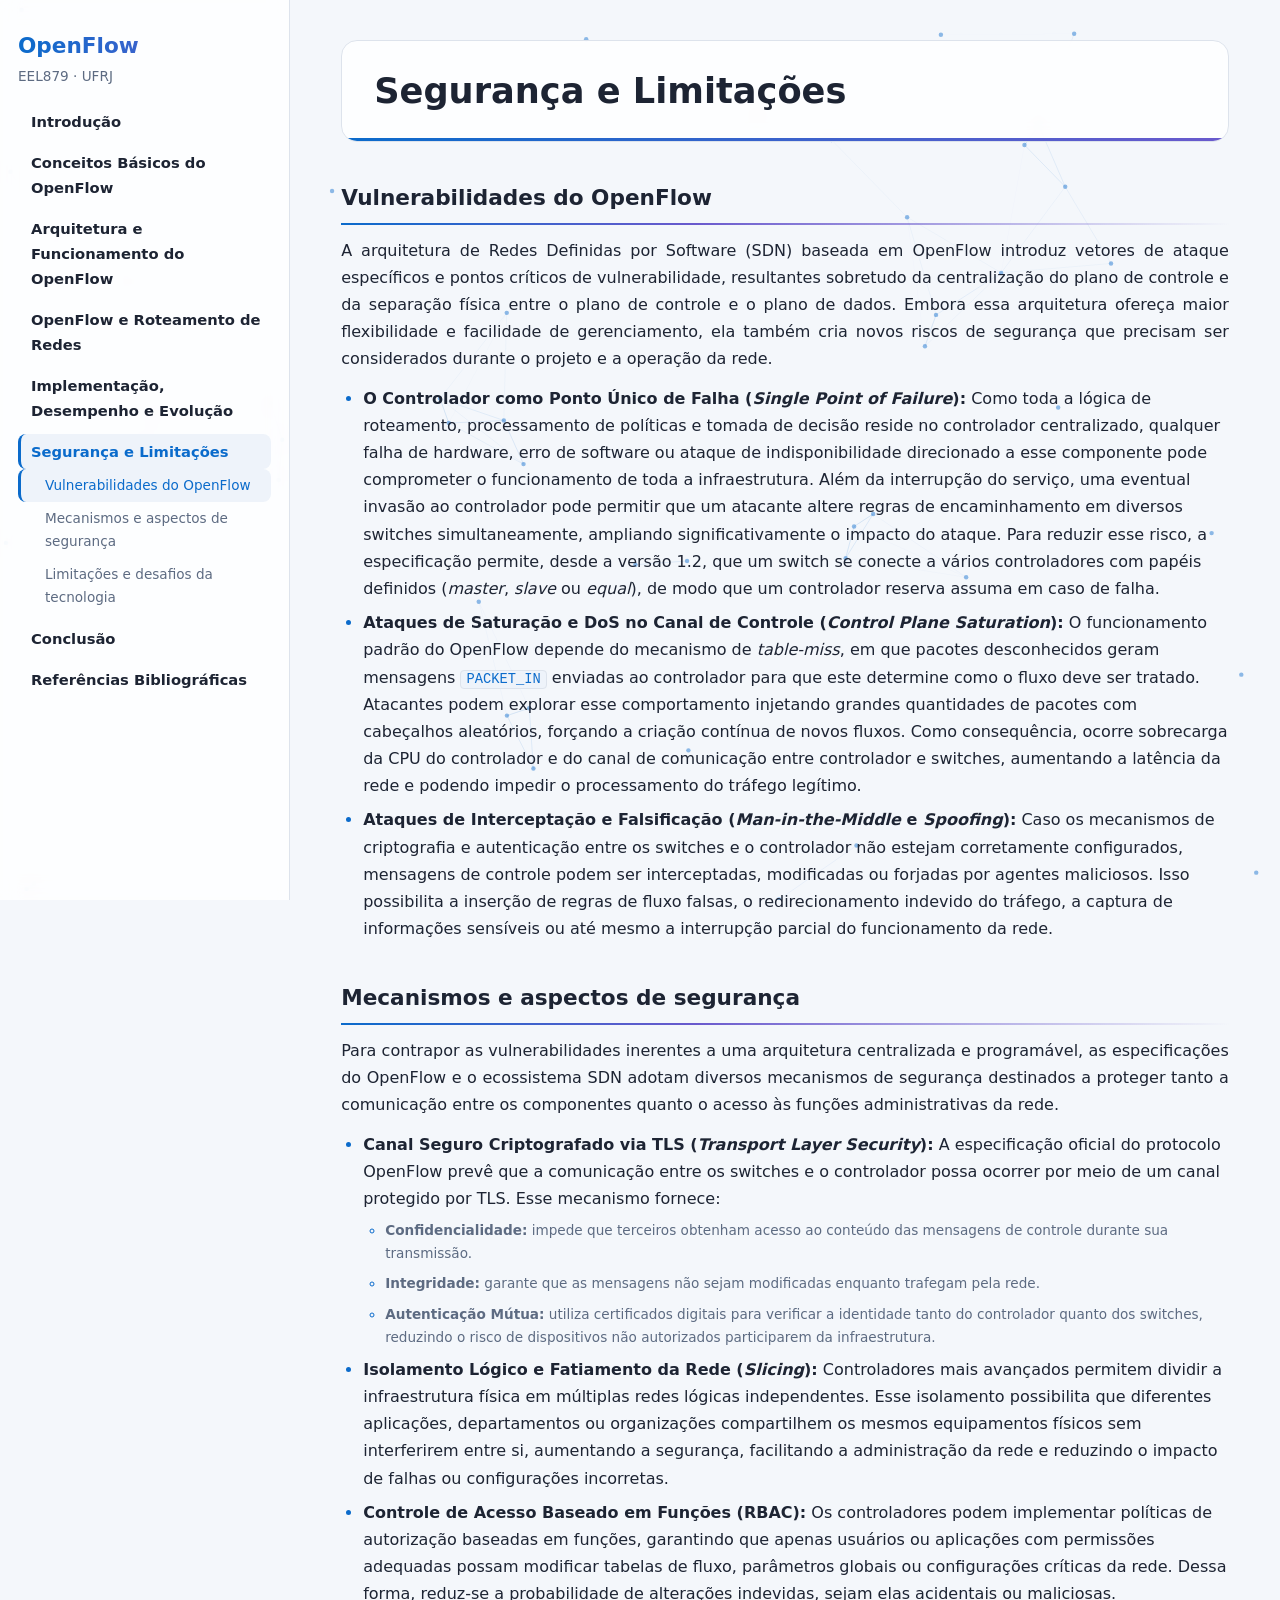
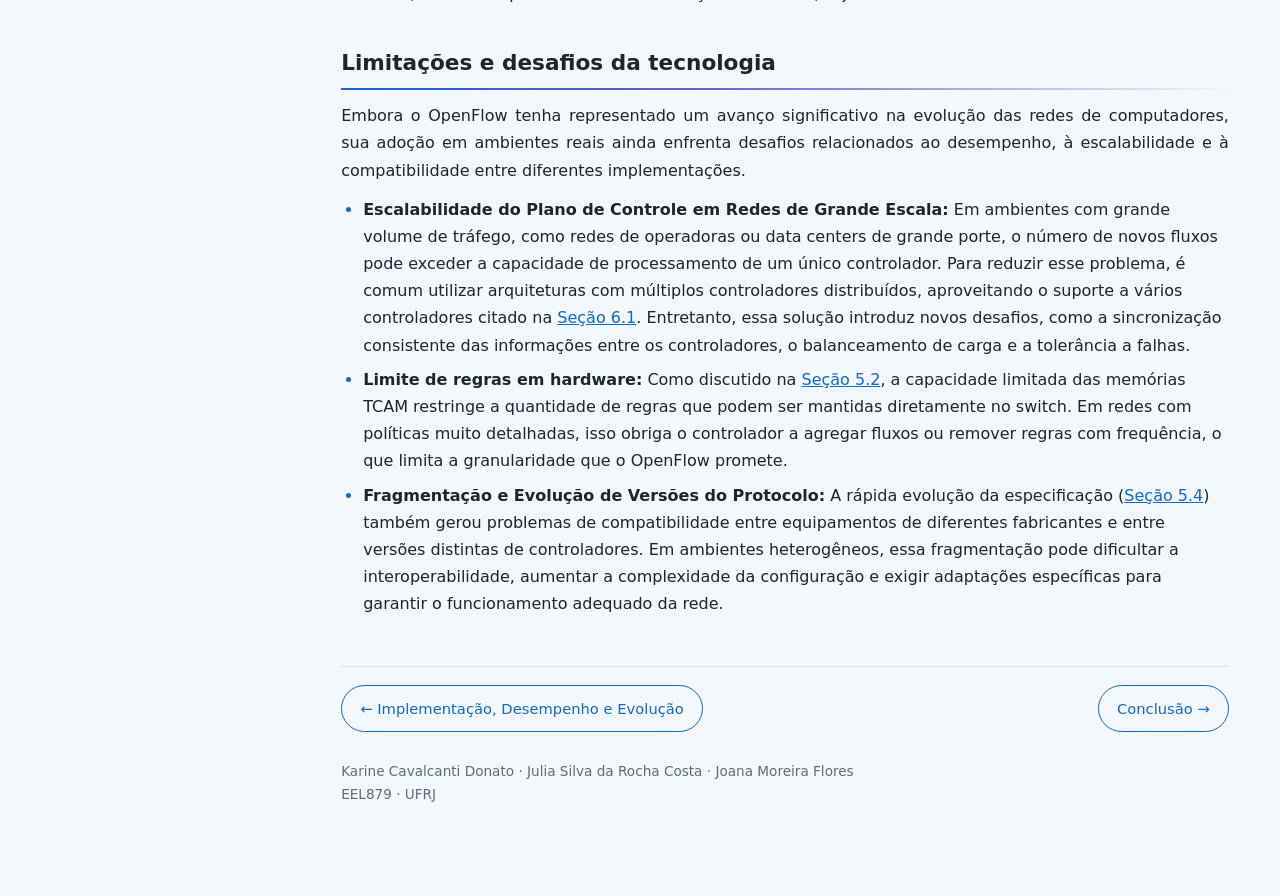
<file: seguranca.html>
<!DOCTYPE html>
<html lang="pt-BR"><head><meta charset="UTF-8">
<meta name="viewport" content="width=device-width, initial-scale=1, viewport-fit=cover">
<title>Segurança e Limitações — OpenFlow</title><link rel="stylesheet" href="style.css"></head>
<body><div class="layout"><nav aria-label="Menu"><a class="brand" href="index.html">OpenFlow</a><div class="sub">EEL879 · UFRJ</div><a class="top" href="index.html">Introdução</a><a class="top" href="conceitos.html">Conceitos Básicos do OpenFlow</a><a class="top" href="arquitetura.html">Arquitetura e Funcionamento do OpenFlow</a><a class="top" href="roteamento.html">OpenFlow e Roteamento de Redes</a><a class="top" href="implementacao.html">Implementação, Desempenho e Evolução</a><a class="top cur" href="seguranca.html">Segurança e Limitações</a><a class="sec" href="#s6-1">Vulnerabilidades do OpenFlow</a><a class="sec" href="#s6-2">Mecanismos e aspectos de segurança</a><a class="sec" href="#s6-3">Limitações e desafios da tecnologia</a><a class="top" href="conclusao.html">Conclusão</a><a class="top" href="referencias.html">Referências Bibliográficas</a></nav><main>
<header class="hero"><h1>Segurança e Limitações</h1></header>
<!-- FIGURAS: <figure class="fig"><img src="img/arquivo.png" alt="..."><figcaption>Figura – Legenda. Fonte: SOBRENOME (ano).</figcaption></figure> -->
<h2 id="s6-1">Vulnerabilidades do OpenFlow</h2><p>A arquitetura de Redes Definidas por Software (SDN) baseada em OpenFlow introduz vetores de ataque específicos e pontos críticos de vulnerabilidade, resultantes sobretudo da centralização do plano de controle e da separação física entre o plano de controle e o plano de dados. Embora essa arquitetura ofereça maior flexibilidade e facilidade de gerenciamento, ela também cria novos riscos de segurança que precisam ser considerados durante o projeto e a operação da rede.</p><ul><li><strong>O Controlador como Ponto Único de Falha (<em>Single Point of Failure</em>):</strong> Como toda a lógica de roteamento, processamento de políticas e tomada de decisão reside no controlador centralizado, qualquer falha de hardware, erro de software ou ataque de indisponibilidade direcionado a esse componente pode comprometer o funcionamento de toda a infraestrutura. Além da interrupção do serviço, uma eventual invasão ao controlador pode permitir que um atacante altere regras de encaminhamento em diversos switches simultaneamente, ampliando significativamente o impacto do ataque. Para reduzir esse risco, a especificação permite, desde a versão 1.2, que um switch se conecte a vários controladores com papéis definidos (<em>master</em>, <em>slave</em> ou <em>equal</em>), de modo que um controlador reserva assuma em caso de falha.</li><li><strong>Ataques de Saturação e DoS no Canal de Controle (<em>Control Plane Saturation</em>):</strong> O funcionamento padrão do OpenFlow depende do mecanismo de <em>table-miss</em>, em que pacotes desconhecidos geram mensagens <code>PACKET_IN</code> enviadas ao controlador para que este determine como o fluxo deve ser tratado. Atacantes podem explorar esse comportamento injetando grandes quantidades de pacotes com cabeçalhos aleatórios, forçando a criação contínua de novos fluxos. Como consequência, ocorre sobrecarga da CPU do controlador e do canal de comunicação entre controlador e switches, aumentando a latência da rede e podendo impedir o processamento do tráfego legítimo.</li><li><strong>Ataques de Interceptação e Falsificação (<em>Man-in-the-Middle</em> e <em>Spoofing</em>):</strong> Caso os mecanismos de criptografia e autenticação entre os switches e o controlador não estejam corretamente configurados, mensagens de controle podem ser interceptadas, modificadas ou forjadas por agentes maliciosos. Isso possibilita a inserção de regras de fluxo falsas, o redirecionamento indevido do tráfego, a captura de informações sensíveis ou até mesmo a interrupção parcial do funcionamento da rede.</li></ul><h2 id="s6-2">Mecanismos e aspectos de segurança</h2><p>Para contrapor as vulnerabilidades inerentes a uma arquitetura centralizada e programável, as especificações do OpenFlow e o ecossistema SDN adotam diversos mecanismos de segurança destinados a proteger tanto a comunicação entre os componentes quanto o acesso às funções administrativas da rede.</p><ul><li><strong>Canal Seguro Criptografado via TLS (<em>Transport Layer Security</em>):</strong> A especificação oficial do protocolo OpenFlow prevê que a comunicação entre os switches e o controlador possa ocorrer por meio de um canal protegido por TLS. Esse mecanismo fornece:<ul class="sub"><li><strong>Confidencialidade:</strong> impede que terceiros obtenham acesso ao conteúdo das mensagens de controle durante sua transmissão.</li><li><strong>Integridade:</strong> garante que as mensagens não sejam modificadas enquanto trafegam pela rede.</li><li><strong>Autenticação Mútua:</strong> utiliza certificados digitais para verificar a identidade tanto do controlador quanto dos switches, reduzindo o risco de dispositivos não autorizados participarem da infraestrutura.</li></ul></li><li><strong>Isolamento Lógico e Fatiamento da Rede (<em>Slicing</em>):</strong> Controladores mais avançados permitem dividir a infraestrutura física em múltiplas redes lógicas independentes. Esse isolamento possibilita que diferentes aplicações, departamentos ou organizações compartilhem os mesmos equipamentos físicos sem interferirem entre si, aumentando a segurança, facilitando a administração da rede e reduzindo o impacto de falhas ou configurações incorretas.</li><li><strong>Controle de Acesso Baseado em Funções (RBAC):</strong> Os controladores podem implementar políticas de autorização baseadas em funções, garantindo que apenas usuários ou aplicações com permissões adequadas possam modificar tabelas de fluxo, parâmetros globais ou configurações críticas da rede. Dessa forma, reduz-se a probabilidade de alterações indevidas, sejam elas acidentais ou maliciosas.</li></ul><h2 id="s6-3">Limitações e desafios da tecnologia</h2><p>Embora o OpenFlow tenha representado um avanço significativo na evolução das redes de computadores, sua adoção em ambientes reais ainda enfrenta desafios relacionados ao desempenho, à escalabilidade e à compatibilidade entre diferentes implementações.</p><ul><li><strong>Escalabilidade do Plano de Controle em Redes de Grande Escala:</strong> Em ambientes com grande volume de tráfego, como redes de operadoras ou data centers de grande porte, o número de novos fluxos pode exceder a capacidade de processamento de um único controlador. Para reduzir esse problema, é comum utilizar arquiteturas com múltiplos controladores distribuídos, aproveitando o suporte a vários controladores citado na <a href="seguranca.html#s6-1">Seção 6.1</a>. Entretanto, essa solução introduz novos desafios, como a sincronização consistente das informações entre os controladores, o balanceamento de carga e a tolerância a falhas.</li><li><strong>Limite de regras em hardware:</strong> Como discutido na <a href="implementacao.html#s5-2">Seção 5.2</a>, a capacidade limitada das memórias TCAM restringe a quantidade de regras que podem ser mantidas diretamente no switch. Em redes com políticas muito detalhadas, isso obriga o controlador a agregar fluxos ou remover regras com frequência, o que limita a granularidade que o OpenFlow promete.</li><li><strong>Fragmentação e Evolução de Versões do Protocolo:</strong> A rápida evolução da especificação (<a href="implementacao.html#s5-4">Seção 5.4</a>) também gerou problemas de compatibilidade entre equipamentos de diferentes fabricantes e entre versões distintas de controladores. Em ambientes heterogêneos, essa fragmentação pode dificultar a interoperabilidade, aumentar a complexidade da configuração e exigir adaptações específicas para garantir o funcionamento adequado da rede.</li></ul>
<div class="pager"><a href="implementacao.html">← Implementação, Desempenho e Evolução</a><a href="conclusao.html">Conclusão →</a></div>
<footer>Karine Cavalcanti Donato · Julia Silva da Rocha Costa · Joana Moreira Flores<br>EEL879 · UFRJ</footer>
</main></div><script src="script.js"></script></body></html>
</file>
<file: style.css>
:root{--bg:#f4f7fb;--surface:rgba(255,255,255,.82);--text:#1d2433;--muted:#5d6b82;--accent:#0b6bcb;--accent2:#6a5acd;--line:#dde3ec;--ph:#eef3fa;--glow:rgba(11,107,203,.18);--net:11,107,203}
@media (prefers-color-scheme:dark){:root{--bg:#1a2131;--surface:rgba(36,45,64,.78);--text:#e8ecf3;--muted:#a3aec2;--accent:#5aa9ff;--accent2:#9d8cff;--line:#34405a;--ph:#26304a;--glow:rgba(90,169,255,.22);--net:90,169,255}}
*{box-sizing:border-box}html{scroll-behavior:smooth}
body{margin:0;background:var(--bg);color:var(--text);font:16px/1.7 system-ui,-apple-system,"Segoe UI",Roboto,sans-serif;overflow-x:hidden}
#net{position:fixed;inset:0;width:100%;height:100%;z-index:0;pointer-events:none}
#progress{position:fixed;top:0;left:0;height:3px;width:0;z-index:50;background:linear-gradient(90deg,var(--accent),var(--accent2));box-shadow:0 0 8px var(--glow)}

/* layout em tela cheia */
.layout{position:relative;z-index:1;display:flex;width:100%;min-height:100vh}
nav{position:sticky;top:0;align-self:flex-start;flex:0 0 290px;height:100vh;overflow-y:auto;padding:28px 18px;border-right:1px solid var(--line);background:var(--surface);backdrop-filter:blur(10px);-webkit-backdrop-filter:blur(10px)}
nav a{display:block;color:var(--text);text-decoration:none;padding:5px 10px;border-radius:8px;font-size:.92rem;border-left:3px solid transparent;transition:background .25s,color .25s,border-color .25s,transform .25s}
nav a:hover{background:var(--ph);color:var(--accent);transform:translateX(3px)}
nav a.brand{font-weight:800;font-size:1.35rem;padding:0;border:0;background:linear-gradient(90deg,var(--accent),var(--accent2));-webkit-background-clip:text;background-clip:text;color:transparent}
nav a.brand:hover{transform:none;background:linear-gradient(90deg,var(--accent),var(--accent2));-webkit-background-clip:text;background-clip:text}
.sub{color:var(--muted);font-size:.85rem;margin-bottom:16px}
nav a.top{font-weight:600;margin-top:6px}
nav a.cur{color:var(--accent);background:var(--ph);border-left-color:var(--accent)}
nav a.sec{padding-left:24px;color:var(--muted);font-size:.85rem;font-weight:400}
nav a.sec.active{color:var(--accent);border-left-color:var(--accent);background:var(--ph)}
main{flex:1;min-width:0;padding:40px clamp(20px,4vw,72px) 90px}

/* hero */
.hero{position:relative;padding:28px 32px;margin-bottom:8px;border-radius:16px;background:var(--surface);border:1px solid var(--line);backdrop-filter:blur(8px);-webkit-backdrop-filter:blur(8px);overflow:hidden}
.hero::after{content:"";position:absolute;left:0;bottom:0;height:3px;width:100%;background:linear-gradient(90deg,var(--accent),var(--accent2),var(--accent));background-size:200% 100%;animation:slide 6s linear infinite}
.hero h1{margin:0;font-size:clamp(1.6rem,3vw,2.2rem);line-height:1.25}
.hero p{margin:0;color:var(--muted)}
.hero.big{border:0;padding:clamp(40px,7vw,80px) clamp(24px,5vw,56px);border-radius:20px;background:linear-gradient(120deg,#0b6bcb,#6a5acd,#1f86d6,#0b6bcb);background-size:300% 300%;animation:grad 14s ease infinite;color:#fff;margin-bottom:24px;box-shadow:0 18px 40px var(--glow)}
.hero.big::after{display:none}
.hero.big h1{font-size:clamp(2.4rem,6vw,4rem);letter-spacing:2px;text-transform:uppercase;margin-bottom:10px}
.hero.big p{color:#fff;opacity:.92;font-size:1.1rem}.hero.big .team{margin-top:16px;font-size:.95rem}
@keyframes grad{0%,100%{background-position:0% 50%}50%{background-position:100% 50%}}
@keyframes slide{to{background-position:-200% 0}}

/* cards da página inicial */
.cards{display:grid;grid-template-columns:repeat(auto-fill,minmax(240px,1fr));gap:16px;margin-bottom:12px}
.card{display:block;padding:18px 20px;border:1px solid var(--line);border-left:4px solid var(--accent);border-radius:12px;background:var(--surface);backdrop-filter:blur(8px);-webkit-backdrop-filter:blur(8px);color:var(--text);text-decoration:none;font-weight:600;font-size:1rem;transition:transform .3s,box-shadow .3s,border-color .3s}
.card .n{display:block;font-size:.75rem;font-weight:700;letter-spacing:1px;color:var(--accent);margin-bottom:4px}
.card small{display:block;font-weight:400;color:var(--muted);font-size:.85rem;margin-top:4px;line-height:1.45}
.card:hover{transform:translateY(-5px);border-left-color:var(--accent2);box-shadow:0 12px 28px var(--glow)}
h1.pt{font-size:1.8rem;margin:36px 0 0}

/* conteúdo */
h2{font-size:1.35rem;margin:38px 0 12px;padding-bottom:6px;border-bottom:2px solid transparent;border-image:linear-gradient(90deg,var(--accent),var(--accent2) 40%,transparent) 1;scroll-margin-top:20px}
h3{font-size:1.08rem;margin:24px 0 8px;color:var(--accent)}
main p{margin:12px 0;text-align:justify;hyphens:auto}
main ul,main ol.steps{padding-left:22px;margin:12px 0}
main li{margin:7px 0}
main li::marker{color:var(--accent)}
main ul.sub{list-style:circle;margin:6px 0}
main ol.steps ol{margin:6px 0;padding-left:22px}
code{font:.86em ui-monospace,SFMono-Regular,Menlo,Consolas,monospace;background:var(--ph);border:1px solid var(--line);border-radius:4px;padding:1px 5px;white-space:nowrap;color:var(--accent)}
a{color:var(--accent)}
a.cite{text-decoration:none;border-bottom:1px dotted var(--accent)}
a.cite:hover{border-bottom-style:solid}
.ph{background:var(--ph);border:1px dashed var(--line);border-radius:8px;padding:12px 14px;color:var(--muted);font-size:.9rem}

/* figuras */
.fig{margin:22px 0;padding:16px;border:1px solid var(--line);border-radius:14px;background:var(--surface);text-align:center}
.fig img{display:block;margin:0 auto;max-width:100%;max-height:560px;width:auto;height:auto;border-radius:8px;background:#fff;transition:transform .35s,box-shadow .35s}
.fig a:hover img{transform:scale(1.02);box-shadow:0 10px 30px var(--glow)}
.fig figcaption{font-size:.84rem;color:var(--muted);margin-top:10px;text-align:center}
.fig .box{height:120px;display:flex;align-items:center;justify-content:center;color:var(--muted);font-size:.85rem}

/* painéis lado a lado */
.cols{display:grid;grid-template-columns:1fr 1fr;gap:16px;margin:14px 0}
.panel{border:1px solid var(--line);border-top:3px solid var(--accent);border-radius:12px;padding:4px 18px;background:var(--surface);transition:transform .3s,box-shadow .3s}
.panel:hover{transform:translateY(-3px);box-shadow:0 10px 24px var(--glow)}
.panel h3{margin-top:14px}

/* tabela */
.tbl{margin:22px 0}
.tbl figcaption{font-size:.84rem;color:var(--muted);margin-bottom:8px;text-align:center}
.tscroll{overflow-x:auto;border:1px solid var(--line);border-radius:12px;background:var(--surface)}
table{border-collapse:collapse;width:100%;font-size:.92rem;min-width:560px}
th,td{padding:10px 14px;border-bottom:1px solid var(--line);text-align:left;vertical-align:top}
thead th{background:linear-gradient(90deg,var(--accent),var(--accent2));color:#fff;font-weight:600}
tbody th{font-weight:600;background:var(--ph);width:22%}
tbody tr{transition:background .2s}
tbody tr:hover td{background:var(--ph)}
tbody tr:last-child th,tbody tr:last-child td{border-bottom:0}

/* referências */
ol.refs{padding-left:24px}
ol.refs li{margin-bottom:12px;font-size:.95rem;text-align:left;word-break:break-word;padding:6px 10px;border-radius:8px;transition:background .25s}
ol.refs li:hover{background:var(--ph)}
ol.refs li:target{background:var(--ph);outline:2px solid var(--accent)}

/* paginação e rodapé */
.pager{display:flex;justify-content:space-between;gap:12px;margin-top:48px;padding-top:18px;border-top:1px solid var(--line);font-size:.92rem}
.pager a{padding:10px 18px;border:1px solid var(--accent);border-radius:999px;text-decoration:none;transition:background .3s,color .3s,box-shadow .3s}
.pager a:hover{background:var(--accent);color:#fff;box-shadow:0 0 16px var(--glow)}
footer{margin-top:28px;color:var(--muted);font-size:.85rem}

/* botão voltar ao topo */
#totop{position:fixed;right:22px;bottom:22px;z-index:40;width:44px;height:44px;border:0;border-radius:50%;background:linear-gradient(135deg,var(--accent),var(--accent2));color:#fff;font-size:1.2rem;cursor:pointer;box-shadow:0 6px 18px var(--glow);opacity:0;transform:translateY(12px);pointer-events:none;transition:opacity .3s,transform .3s}
#totop.show{opacity:1;transform:none;pointer-events:auto}

/* aparecer ao rolar */
.js .reveal{opacity:0;transform:translateY(18px);transition:opacity .6s ease,transform .6s ease}
.js .reveal.in{opacity:1;transform:none}

@media (max-width:800px){
 .layout{display:block}
 nav{position:static;width:auto;height:auto;border-right:0;border-bottom:1px solid var(--line)}
 main{padding:22px 16px 70px}
 .cols{grid-template-columns:1fr}
}
@media (prefers-reduced-motion:reduce){
 *{animation:none!important;transition:none!important;scroll-behavior:auto!important}
 .js .reveal{opacity:1;transform:none}
}
</file>
